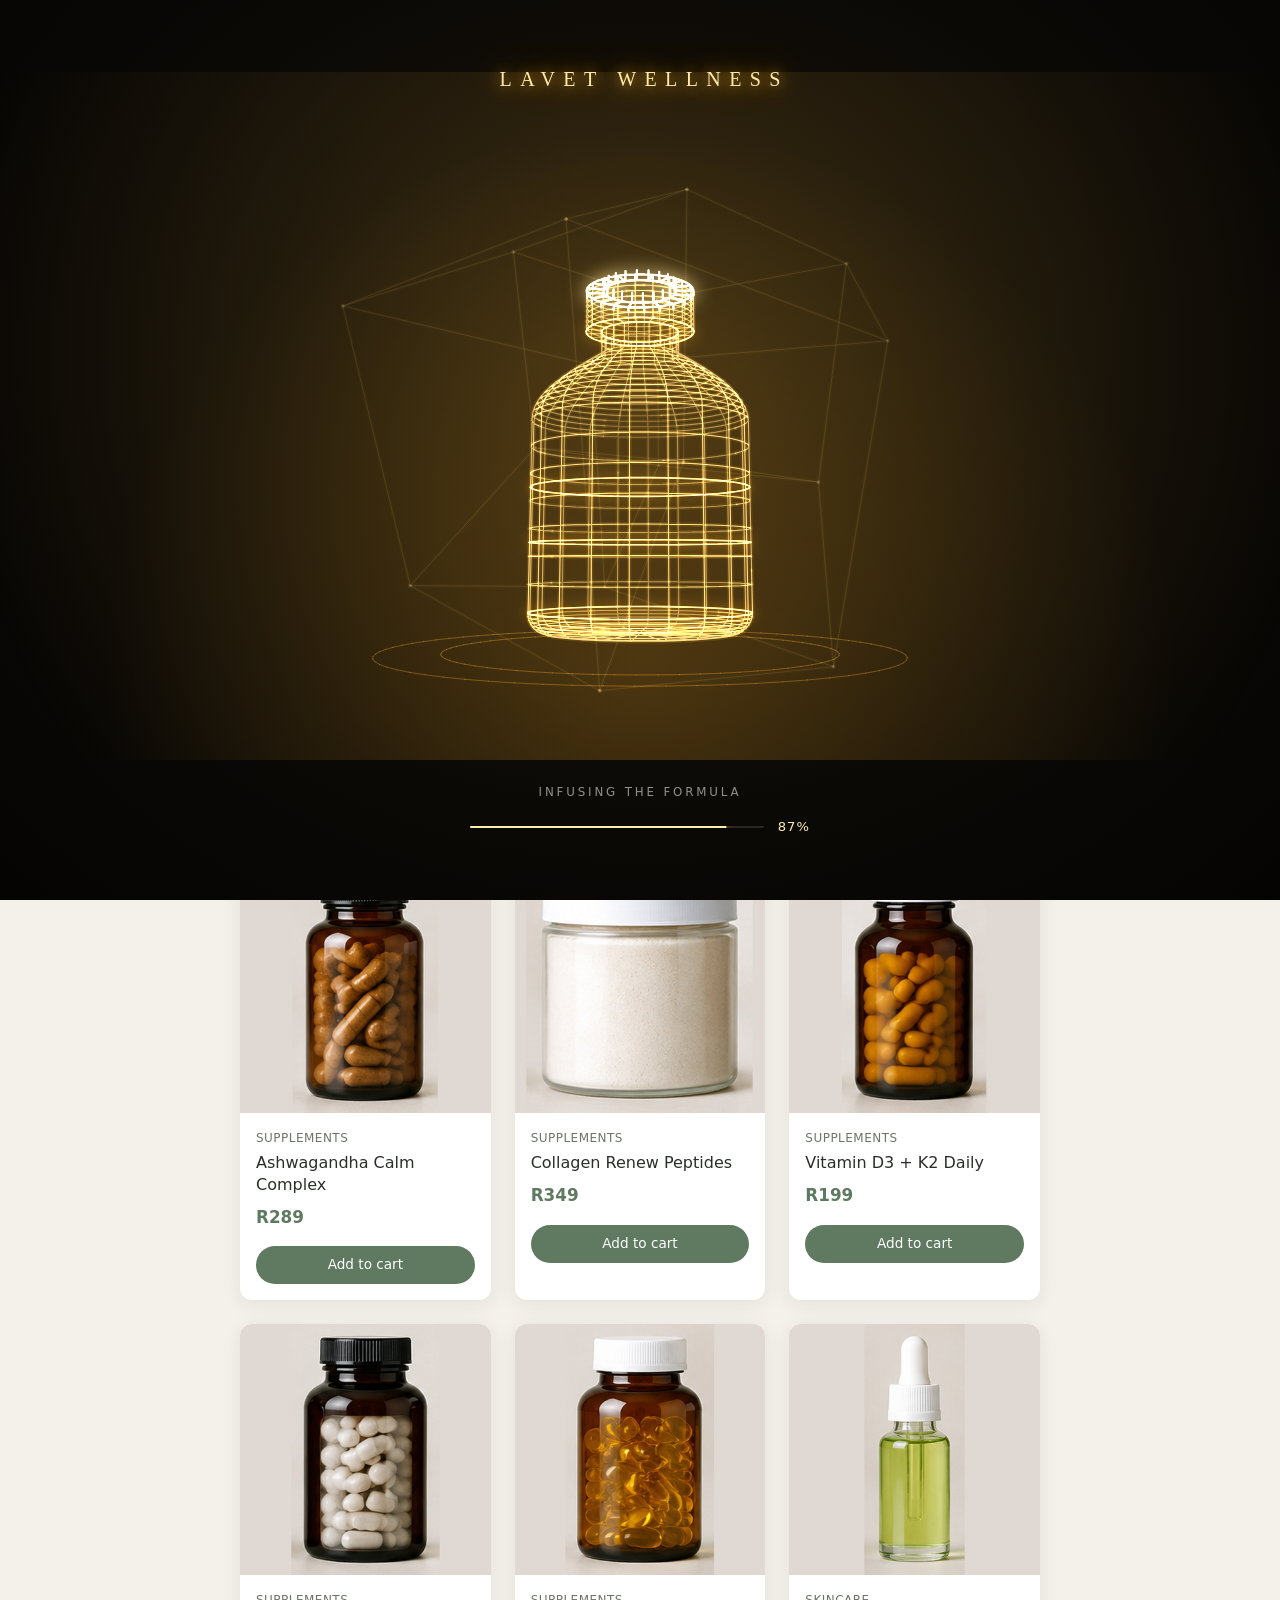
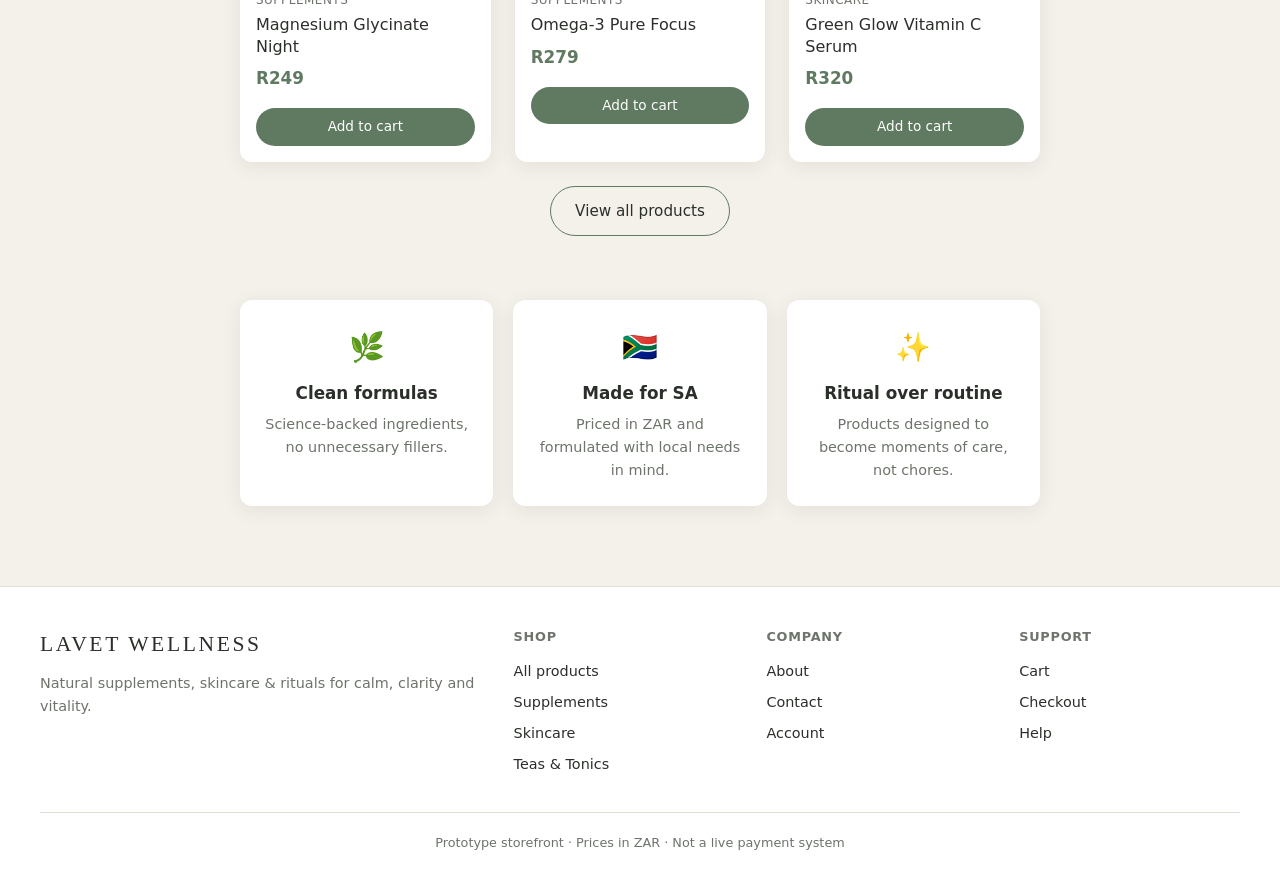
<file: index.html>
<!DOCTYPE html>
<html lang="en">
<head>
  <meta charset="utf-8">
  <meta name="viewport" content="width=device-width, initial-scale=1">
  <title>Lavet Wellness — Natural supplements, skincare & rituals</title>
  <meta name="description" content="Lavet Wellness — thoughtfully formulated supplements, skincare and rituals for calm, clarity and vitality.">
  <script>
    // Decide before first paint whether the neon loader shows (once per session; ?loader forces it)
    (function () {
      var r = document.documentElement.classList, seen = false;
      try { seen = !!sessionStorage.getItem('lavet_loader_seen'); } catch (e) {}
      if (seen && !/[?&]loader\b/.test(location.search)) r.add('skip-loader'); else r.add('is-loading');
    })();
  </script>
  <noscript><style>.neon-loader { display: none !important; } html.is-loading { overflow: auto !important; }</style></noscript>
  <link rel="stylesheet" href="css/styles.css">
</head>
<body>
  <!-- Neon loading overlay -->
  <div class="neon-loader" id="neon-loader" data-palette="gold" role="status" aria-live="polite" aria-label="Loading Lavet Wellness">
    <canvas class="neon-loader__canvas" aria-hidden="true"></canvas>
    <div class="neon-loader__ui">
      <div class="neon-loader__brand">LAVET WELLNESS</div>
      <div class="neon-loader__foot">
        <div class="neon-loader__status">Preparing your ritual</div>
        <div class="neon-loader__meter">
          <div class="neon-loader__bar"><span></span></div>
          <div class="neon-loader__pct">0%</div>
        </div>
      </div>
    </div>
  </div>

  <header class="site-header">
    <div class="header-inner">
      <a href="index.html" class="logo">LAVET WELLNESS</a>
      <nav class="nav-links">
        <a href="index.html" class="active">Home</a>
        <a href="products.html">Shop</a>
        <a href="about.html">About</a>
        <a href="contact.html">Contact</a>
        <a href="account.html">Account</a>
      </nav>
      <div class="header-actions">
        <a href="cart.html" class="icon-btn" aria-label="Cart">
          🛒
          <span id="cart-count">0</span>
        </a>
      </div>
    </div>
  </header>

  <section class="hero hero-split">
    <div class="hero-inner">
      <div class="hero-copy">
        <h1>LAVET WELLNESS</h1>
        <p>Natural supplements, skincare & rituals crafted for modern life — calm, clarity and lasting vitality.</p>
        <div class="hero-ctas">
          <a href="products.html" class="btn btn-primary">Shop the collection</a>
          <a href="about.html" class="btn btn-outline">Our story</a>
        </div>
      </div>

      <div class="neon-stage" id="neon-stage" data-palette="gold">
        <canvas id="neon-canvas" role="img" aria-label="Interactive neon wireframe of a Lavet dropper bottle inside a rotating four-dimensional hypercube. It follows your cursor."></canvas>
        <div class="neon-hud">
          <span class="neon-hint">Move your cursor · drag to spin</span>
          <div class="neon-toggle" role="group" aria-label="Neon colour">
            <button type="button" data-palette-btn="gold" aria-pressed="true"><i class="sw sw-gold"></i>Gold</button>
            <button type="button" data-palette-btn="white" aria-pressed="false"><i class="sw sw-white"></i>White</button>
          </div>
        </div>
      </div>
    </div>
  </section>

  <main class="container">
    <h2 class="section-title">Featured products</h2>
    <p class="section-sub">A curated selection of our most loved formulas.</p>
    <div class="product-grid" id="featured-grid"></div>
    <div class="text-center mt-24">
      <a href="products.html" class="btn btn-outline">View all products</a>
    </div>

    <div class="values-grid" style="margin-top: 64px;">
      <div class="value-card">
        <div class="icon">🌿</div>
        <h3>Clean formulas</h3>
        <p>Science-backed ingredients, no unnecessary fillers.</p>
      </div>
      <div class="value-card">
        <div class="icon">🇿🇦</div>
        <h3>Made for SA</h3>
        <p>Priced in ZAR and formulated with local needs in mind.</p>
      </div>
      <div class="value-card">
        <div class="icon">✨</div>
        <h3>Ritual over routine</h3>
        <p>Products designed to become moments of care, not chores.</p>
      </div>
    </div>
  </main>

  <footer class="site-footer">
    <div class="footer-inner">
      <div class="footer-brand">
        <a href="index.html" class="logo">LAVET WELLNESS</a>
        <p>Natural supplements, skincare & rituals for calm, clarity and vitality.</p>
      </div>
      <div class="footer-col">
        <h4>Shop</h4>
        <a href="products.html">All products</a>
        <a href="products.html?cat=Supplements">Supplements</a>
        <a href="products.html?cat=Skincare">Skincare</a>
        <a href="products.html?cat=Teas%20%26%20Tonics">Teas & Tonics</a>
      </div>
      <div class="footer-col">
        <h4>Company</h4>
        <a href="about.html">About</a>
        <a href="contact.html">Contact</a>
        <a href="account.html">Account</a>
      </div>
      <div class="footer-col">
        <h4>Support</h4>
        <a href="cart.html">Cart</a>
        <a href="checkout.html">Checkout</a>
        <a href="contact.html">Help</a>
      </div>
    </div>
    <div class="footer-bottom">
      Prototype storefront · Prices in ZAR · Not a live payment system
    </div>
  </footer>

  <!-- Onboarding overlay -->
  <div class="onboard-overlay" id="onboard">
    <div class="onboard-card">
      <h2>Welcome to Lavet Wellness</h2>
      <p>This is a prototype e-commerce experience for client demos. Explore the full flow — no real account or payment is required.</p>
      <ul class="onboard-steps">
        <li>Browse products and add items to your cart</li>
        <li>Review your cart and proceed to checkout</li>
        <li>Complete the demo payment flow</li>
        <li>Account pages are placeholders (no login needed)</li>
      </ul>
      <button class="btn btn-primary btn-block" id="onboard-start">Start exploring</button>
    </div>
  </div>

  <script src="js/products.js"></script>
  <script src="js/cart.js"></script>
  <script src="js/neon-product.js"></script>
  <script src="js/neon-loader.js"></script>
  <script src="js/neon-stage.js"></script>
  <script>
    // Featured products (first 6)
    const grid = document.getElementById('featured-grid');
    PRODUCTS.slice(0, 6).forEach(p => {
      grid.innerHTML += `
        <article class="product-card">
          <a href="product.html?id=${p.id}">
            <img src="images/products/${p.img}.jpg" alt="${p.name}" loading="lazy">
            <div class="info">
              <span class="cat">${p.cat}</span>
              <h3>${p.name}</h3>
              <span class="price">R${p.price}</span>
            </div>
          </a>
          <div class="actions">
            <button class="btn btn-primary btn-sm btn-block" onclick="addToCart(${p.id})">Add to cart</button>
          </div>
        </article>`;
    });

    // Onboarding
    const overlay = document.getElementById('onboard');
    if (!isOnboarded()) {
      overlay.classList.add('show');
    }
    document.getElementById('onboard-start').addEventListener('click', () => {
      setOnboarded();
      overlay.classList.remove('show');
    });
  </script>
</body>
</html>
</file>
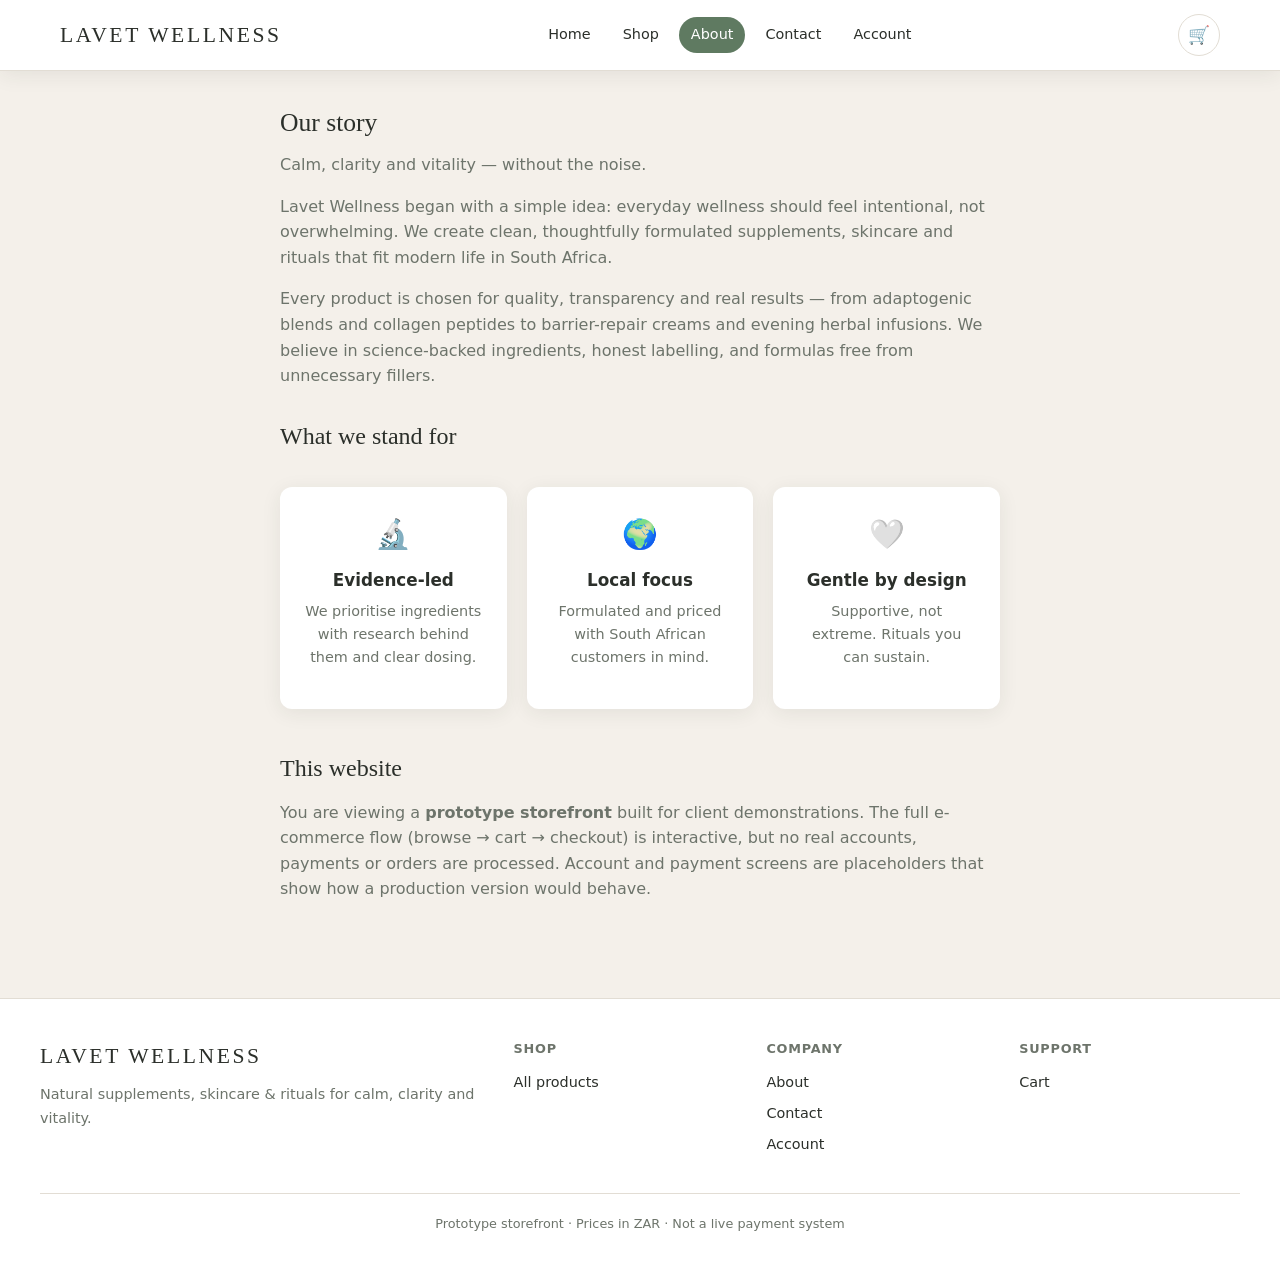
<file: about.html>
<!DOCTYPE html>
<html lang="en">
<head>
  <meta charset="utf-8">
  <meta name="viewport" content="width=device-width, initial-scale=1">
  <title>About — Lavet Wellness</title>
  <link rel="stylesheet" href="css/styles.css">
</head>
<body>
  <header class="site-header">
    <div class="header-inner">
      <a href="index.html" class="logo">LAVET WELLNESS</a>
      <nav class="nav-links">
        <a href="index.html">Home</a>
        <a href="products.html">Shop</a>
        <a href="about.html" class="active">About</a>
        <a href="contact.html">Contact</a>
        <a href="account.html">Account</a>
      </nav>
      <div class="header-actions">
        <a href="cart.html" class="icon-btn" aria-label="Cart">
          🛒
          <span id="cart-count">0</span>
        </a>
      </div>
    </div>
  </header>

  <main class="container">
    <div class="content-block">
      <h1 class="section-title">Our story</h1>
      <p class="section-sub">Calm, clarity and vitality — without the noise.</p>

      <p>
        Lavet Wellness began with a simple idea: everyday wellness should feel intentional, not overwhelming.
        We create clean, thoughtfully formulated supplements, skincare and rituals that fit modern life in South Africa.
      </p>
      <p>
        Every product is chosen for quality, transparency and real results — from adaptogenic blends and collagen peptides
        to barrier-repair creams and evening herbal infusions. We believe in science-backed ingredients, honest labelling,
        and formulas free from unnecessary fillers.
      </p>

      <h2>What we stand for</h2>
      <div class="values-grid">
        <div class="value-card">
          <div class="icon">🔬</div>
          <h3>Evidence-led</h3>
          <p>We prioritise ingredients with research behind them and clear dosing.</p>
        </div>
        <div class="value-card">
          <div class="icon">🌍</div>
          <h3>Local focus</h3>
          <p>Formulated and priced with South African customers in mind.</p>
        </div>
        <div class="value-card">
          <div class="icon">🤍</div>
          <h3>Gentle by design</h3>
          <p>Supportive, not extreme. Rituals you can sustain.</p>
        </div>
      </div>

      <h2 style="margin-top:40px">This website</h2>
      <p>
        You are viewing a <strong>prototype storefront</strong> built for client demonstrations.
        The full e-commerce flow (browse → cart → checkout) is interactive, but no real accounts,
        payments or orders are processed. Account and payment screens are placeholders that show
        how a production version would behave.
      </p>
    </div>
  </main>

  <footer class="site-footer">
    <div class="footer-inner">
      <div class="footer-brand">
        <a href="index.html" class="logo">LAVET WELLNESS</a>
        <p>Natural supplements, skincare & rituals for calm, clarity and vitality.</p>
      </div>
      <div class="footer-col">
        <h4>Shop</h4>
        <a href="products.html">All products</a>
      </div>
      <div class="footer-col">
        <h4>Company</h4>
        <a href="about.html">About</a>
        <a href="contact.html">Contact</a>
        <a href="account.html">Account</a>
      </div>
      <div class="footer-col">
        <h4>Support</h4>
        <a href="cart.html">Cart</a>
      </div>
    </div>
    <div class="footer-bottom">Prototype storefront · Prices in ZAR · Not a live payment system</div>
  </footer>

  <script src="js/products.js"></script>
  <script src="js/cart.js"></script>
</body>
</html>
</file>
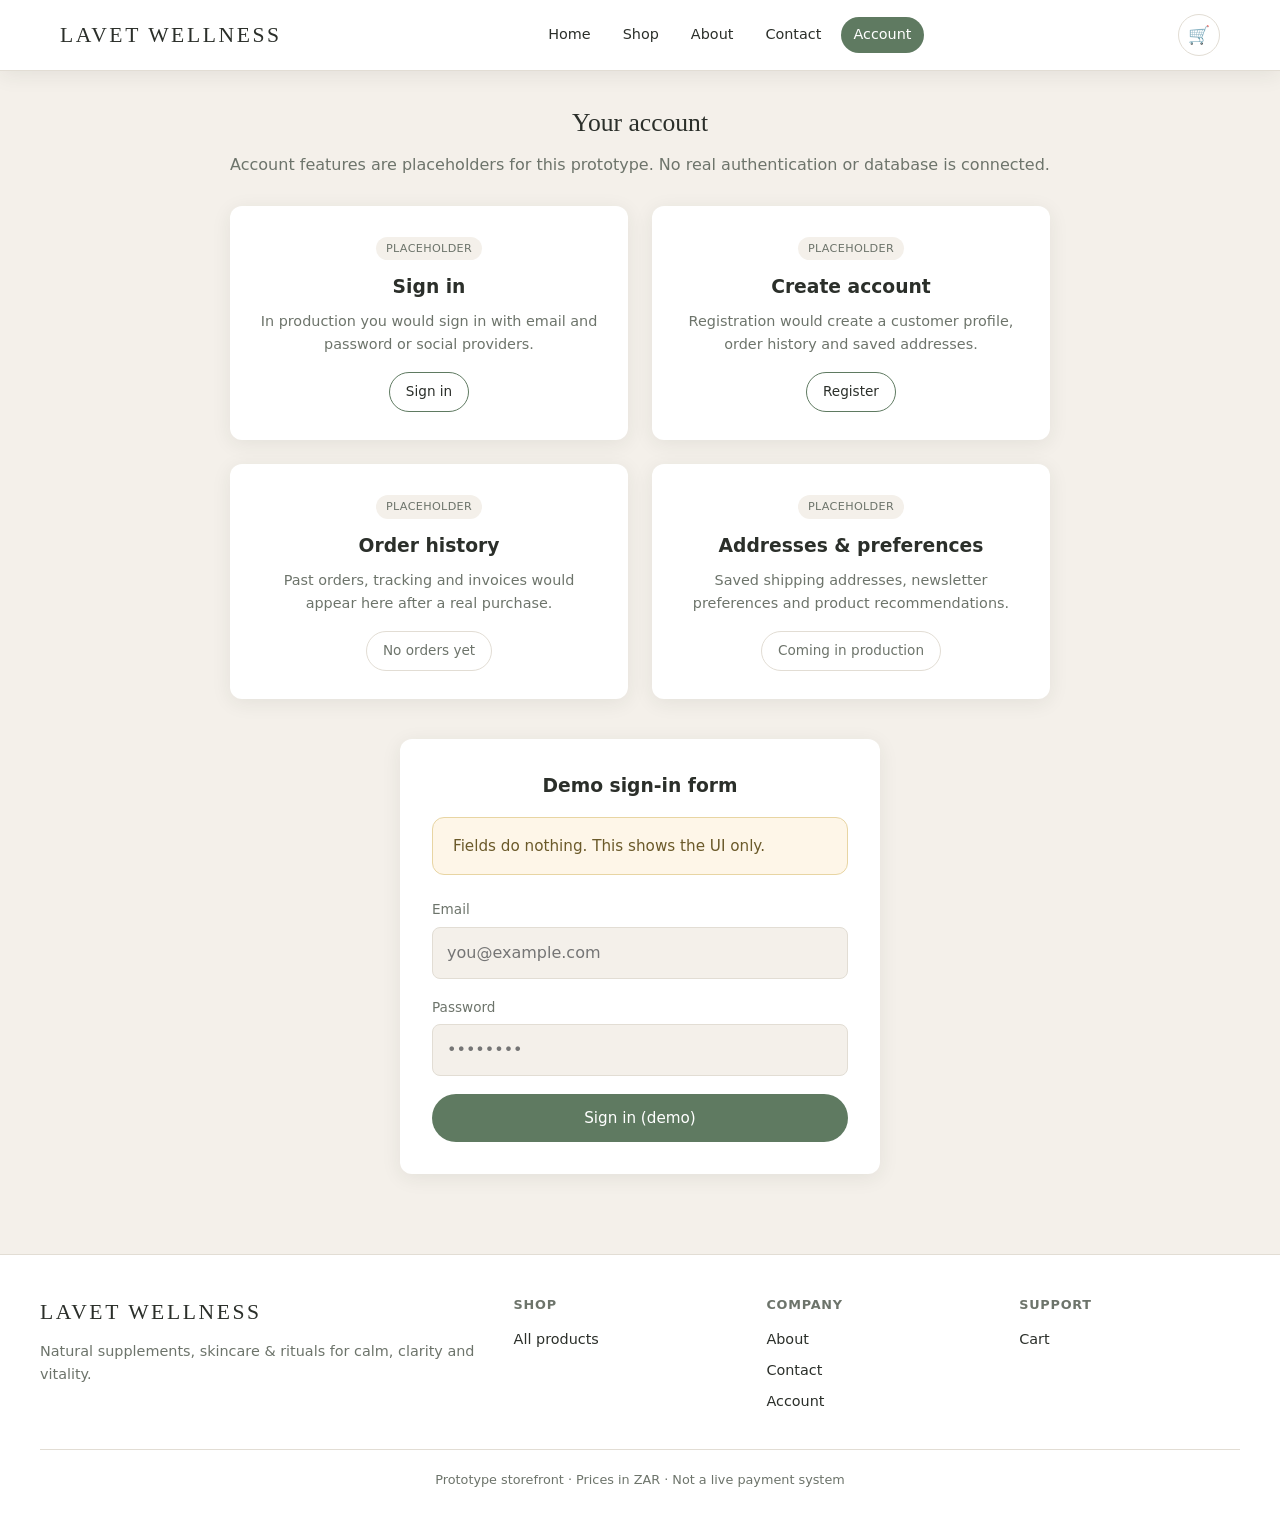
<file: account.html>
<!DOCTYPE html>
<html lang="en">
<head>
  <meta charset="utf-8">
  <meta name="viewport" content="width=device-width, initial-scale=1">
  <title>Account — Lavet Wellness</title>
  <link rel="stylesheet" href="css/styles.css">
</head>
<body>
  <header class="site-header">
    <div class="header-inner">
      <a href="index.html" class="logo">LAVET WELLNESS</a>
      <nav class="nav-links">
        <a href="index.html">Home</a>
        <a href="products.html">Shop</a>
        <a href="about.html">About</a>
        <a href="contact.html">Contact</a>
        <a href="account.html" class="active">Account</a>
      </nav>
      <div class="header-actions">
        <a href="cart.html" class="icon-btn" aria-label="Cart">
          🛒
          <span id="cart-count">0</span>
        </a>
      </div>
    </div>
  </header>

  <main class="container">
    <h1 class="section-title text-center">Your account</h1>
    <p class="section-sub text-center">
      Account features are placeholders for this prototype. No real authentication or database is connected.
    </p>

    <div class="account-grid">
      <div class="account-card">
        <span class="badge-proto">PLACEHOLDER</span>
        <h3>Sign in</h3>
        <p>In production you would sign in with email and password or social providers.</p>
        <button class="btn btn-outline btn-sm" onclick="showToast('Sign-in is a placeholder in this prototype')">Sign in</button>
      </div>
      <div class="account-card">
        <span class="badge-proto">PLACEHOLDER</span>
        <h3>Create account</h3>
        <p>Registration would create a customer profile, order history and saved addresses.</p>
        <button class="btn btn-outline btn-sm" onclick="showToast('Registration is a placeholder in this prototype')">Register</button>
      </div>
      <div class="account-card">
        <span class="badge-proto">PLACEHOLDER</span>
        <h3>Order history</h3>
        <p>Past orders, tracking and invoices would appear here after a real purchase.</p>
        <button class="btn btn-ghost btn-sm" disabled>No orders yet</button>
      </div>
      <div class="account-card">
        <span class="badge-proto">PLACEHOLDER</span>
        <h3>Addresses & preferences</h3>
        <p>Saved shipping addresses, newsletter preferences and product recommendations.</p>
        <button class="btn btn-ghost btn-sm" disabled>Coming in production</button>
      </div>
    </div>

    <div class="form-card" style="margin-top:40px">
      <h3 style="margin-bottom:16px; text-align:center">Demo sign-in form</h3>
      <div class="proto-notice">
        Fields do nothing. This shows the UI only.
      </div>
      <form onsubmit="return fakeLogin(event)">
        <div class="form-group">
          <label>Email</label>
          <input type="email" placeholder="you@example.com">
        </div>
        <div class="form-group">
          <label>Password</label>
          <input type="password" placeholder="••••••••">
        </div>
        <button type="submit" class="btn btn-primary btn-block">Sign in (demo)</button>
      </form>
    </div>
  </main>

  <footer class="site-footer">
    <div class="footer-inner">
      <div class="footer-brand">
        <a href="index.html" class="logo">LAVET WELLNESS</a>
        <p>Natural supplements, skincare & rituals for calm, clarity and vitality.</p>
      </div>
      <div class="footer-col">
        <h4>Shop</h4>
        <a href="products.html">All products</a>
      </div>
      <div class="footer-col">
        <h4>Company</h4>
        <a href="about.html">About</a>
        <a href="contact.html">Contact</a>
        <a href="account.html">Account</a>
      </div>
      <div class="footer-col">
        <h4>Support</h4>
        <a href="cart.html">Cart</a>
      </div>
    </div>
    <div class="footer-bottom">Prototype storefront · Prices in ZAR · Not a live payment system</div>
  </footer>

  <script src="js/products.js"></script>
  <script src="js/cart.js"></script>
  <script>
    function fakeLogin(e) {
      e.preventDefault();
      showToast('Demo only — no account was created or signed in');
      return false;
    }
  </script>
</body>
</html>
</file>
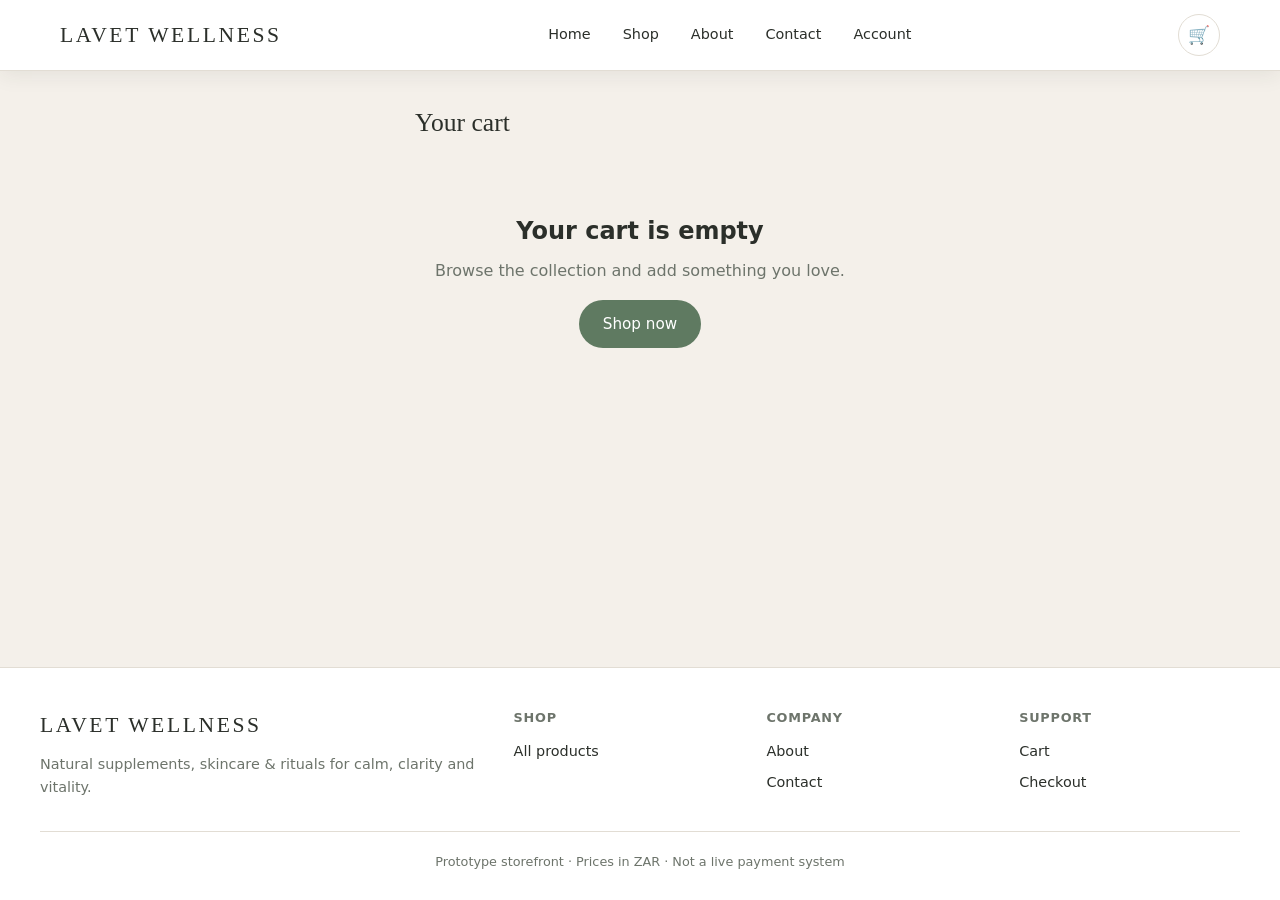
<file: cart.html>
<!DOCTYPE html>
<html lang="en">
<head>
  <meta charset="utf-8">
  <meta name="viewport" content="width=device-width, initial-scale=1">
  <title>Cart — Lavet Wellness</title>
  <link rel="stylesheet" href="css/styles.css">
</head>
<body>
  <header class="site-header">
    <div class="header-inner">
      <a href="index.html" class="logo">LAVET WELLNESS</a>
      <nav class="nav-links">
        <a href="index.html">Home</a>
        <a href="products.html">Shop</a>
        <a href="about.html">About</a>
        <a href="contact.html">Contact</a>
        <a href="account.html">Account</a>
      </nav>
      <div class="header-actions">
        <a href="cart.html" class="icon-btn" aria-label="Cart">
          🛒
          <span id="cart-count">0</span>
        </a>
      </div>
    </div>
  </header>

  <main class="container">
    <h1 class="section-title">Your cart</h1>
    <div id="cart-content"></div>
  </main>

  <footer class="site-footer">
    <div class="footer-inner">
      <div class="footer-brand">
        <a href="index.html" class="logo">LAVET WELLNESS</a>
        <p>Natural supplements, skincare & rituals for calm, clarity and vitality.</p>
      </div>
      <div class="footer-col">
        <h4>Shop</h4>
        <a href="products.html">All products</a>
      </div>
      <div class="footer-col">
        <h4>Company</h4>
        <a href="about.html">About</a>
        <a href="contact.html">Contact</a>
      </div>
      <div class="footer-col">
        <h4>Support</h4>
        <a href="cart.html">Cart</a>
        <a href="checkout.html">Checkout</a>
      </div>
    </div>
    <div class="footer-bottom">Prototype storefront · Prices in ZAR · Not a live payment system</div>
  </footer>

  <script src="js/products.js"></script>
  <script src="js/cart.js"></script>
  <script>
    function renderCart() {
      const cart = getCart();
      const el = document.getElementById('cart-content');

      if (cart.length === 0) {
        el.innerHTML = `
          <div class="empty-state">
            <h2>Your cart is empty</h2>
            <p>Browse the collection and add something you love.</p>
            <a href="products.html" class="btn btn-primary" style="margin-top:16px">Shop now</a>
          </div>`;
        return;
      }

      let rows = '';
      cart.forEach(item => {
        const p = PRODUCTS.find(pr => pr.id === item.id);
        if (!p) return;
        const line = p.price * item.qty;
        rows += `
          <tr>
            <td>
              <div class="cart-item-info">
                <img src="images/products/${p.img}.jpg" alt="${p.name}">
                <div>
                  <strong>${p.name}</strong><br>
                  <small style="color:var(--mute)">${p.cat}</small>
                </div>
              </div>
            </td>
            <td>R${p.price}</td>
            <td>
              <div class="qty-control">
                <button type="button" onclick="setQty(${p.id}, ${item.qty - 1})">−</button>
                <input type="number" value="${item.qty}" min="1" readonly>
                <button type="button" onclick="setQty(${p.id}, ${item.qty + 1})">+</button>
              </div>
            </td>
            <td>R${line}</td>
            <td><button class="btn btn-ghost btn-sm" onclick="removeItem(${p.id})">Remove</button></td>
          </tr>`;
      });

      el.innerHTML = `
        <div style="overflow-x:auto">
          <table class="cart-table">
            <thead>
              <tr>
                <th>Product</th>
                <th>Price</th>
                <th>Qty</th>
                <th>Total</th>
                <th></th>
              </tr>
            </thead>
            <tbody>${rows}</tbody>
          </table>
        </div>
        <div class="cart-summary">
          <div class="row"><span>Subtotal</span><span>R${getCartTotal()}</span></div>
          <div class="row"><span>Shipping</span><span>Calculated at checkout</span></div>
          <div class="row total"><span>Total</span><span>R${getCartTotal()}</span></div>
          <a href="checkout.html" class="btn btn-primary btn-block" style="margin-top:16px">Proceed to checkout</a>
          <a href="products.html" class="btn btn-ghost btn-block" style="margin-top:8px">Continue shopping</a>
        </div>`;
    }

    function setQty(id, qty) {
      if (qty < 1) {
        removeFromCart(id);
      } else {
        updateQty(id, qty);
      }
      renderCart();
    }
    function removeItem(id) {
      removeFromCart(id);
      renderCart();
    }

    renderCart();
  </script>
</body>
</html>
</file>
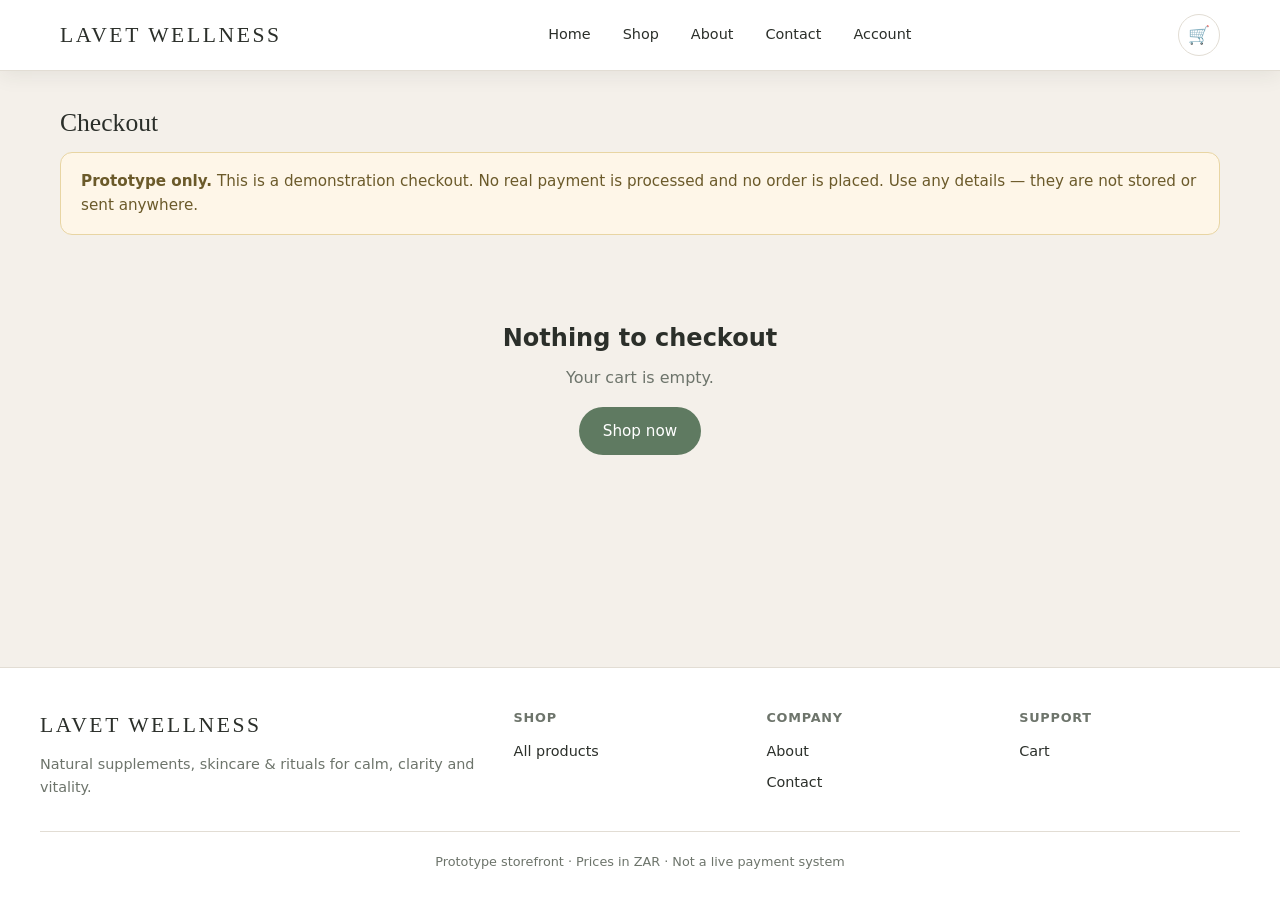
<file: checkout.html>
<!DOCTYPE html>
<html lang="en">
<head>
  <meta charset="utf-8">
  <meta name="viewport" content="width=device-width, initial-scale=1">
  <title>Checkout — Lavet Wellness</title>
  <link rel="stylesheet" href="css/styles.css">
</head>
<body>
  <header class="site-header">
    <div class="header-inner">
      <a href="index.html" class="logo">LAVET WELLNESS</a>
      <nav class="nav-links">
        <a href="index.html">Home</a>
        <a href="products.html">Shop</a>
        <a href="about.html">About</a>
        <a href="contact.html">Contact</a>
        <a href="account.html">Account</a>
      </nav>
      <div class="header-actions">
        <a href="cart.html" class="icon-btn" aria-label="Cart">
          🛒
          <span id="cart-count">0</span>
        </a>
      </div>
    </div>
  </header>

  <main class="container">
    <h1 class="section-title">Checkout</h1>

    <div class="proto-notice">
      <strong>Prototype only.</strong> This is a demonstration checkout. No real payment is processed and no order is placed. Use any details — they are not stored or sent anywhere.
    </div>

    <div id="checkout-content"></div>
  </main>

  <footer class="site-footer">
    <div class="footer-inner">
      <div class="footer-brand">
        <a href="index.html" class="logo">LAVET WELLNESS</a>
        <p>Natural supplements, skincare & rituals for calm, clarity and vitality.</p>
      </div>
      <div class="footer-col">
        <h4>Shop</h4>
        <a href="products.html">All products</a>
      </div>
      <div class="footer-col">
        <h4>Company</h4>
        <a href="about.html">About</a>
        <a href="contact.html">Contact</a>
      </div>
      <div class="footer-col">
        <h4>Support</h4>
        <a href="cart.html">Cart</a>
      </div>
    </div>
    <div class="footer-bottom">Prototype storefront · Prices in ZAR · Not a live payment system</div>
  </footer>

  <script src="js/products.js"></script>
  <script src="js/cart.js"></script>
  <script>
    function render() {
      const cart = getCart();
      const el = document.getElementById('checkout-content');

      if (cart.length === 0) {
        el.innerHTML = `
          <div class="empty-state">
            <h2>Nothing to checkout</h2>
            <p>Your cart is empty.</p>
            <a href="products.html" class="btn btn-primary" style="margin-top:16px">Shop now</a>
          </div>`;
        return;
      }

      el.innerHTML = `
        <div style="display:grid; grid-template-columns: 1fr 340px; gap:32px; align-items:start;">
          <div class="form-card" style="max-width:none">
            <h2 style="margin-bottom:20px; font-family:var(--serif); font-weight:400">Shipping & payment</h2>
            <form id="checkout-form" onsubmit="return placeOrder(event)">
              <div class="form-group">
                <label>Full name</label>
                <input type="text" name="name" placeholder="Jane Doe" required>
              </div>
              <div class="form-group">
                <label>Email</label>
                <input type="email" name="email" placeholder="you@example.com" required>
              </div>
              <div class="form-group">
                <label>Phone</label>
                <input type="tel" name="phone" placeholder="+27 82 000 0000">
              </div>
              <div class="form-group">
                <label>Delivery address</label>
                <textarea name="address" placeholder="Street, suburb, city, postal code" required></textarea>
              </div>
              <div class="form-group">
                <label>Payment method (demo)</label>
                <select name="payment">
                  <option>Card (demo)</option>
                  <option>EFT (demo)</option>
                  <option>Instant EFT (demo)</option>
                </select>
              </div>
              <div class="form-group">
                <label>Card number (demo — any digits)</label>
                <input type="text" name="card" placeholder="4242 4242 4242 4242" maxlength="19">
              </div>
              <button type="submit" class="btn btn-primary btn-block">Complete demo order — R${getCartTotal()}</button>
            </form>
          </div>
          <div class="cart-summary" style="margin:0">
            <h3 style="margin-bottom:16px">Order summary</h3>
            ${cart.map(item => {
              const p = PRODUCTS.find(pr => pr.id === item.id);
              if (!p) return '';
              return `<div class="row"><span>${p.name} × ${item.qty}</span><span>R${p.price * item.qty}</span></div>`;
            }).join('')}
            <div class="row total"><span>Total</span><span>R${getCartTotal()}</span></div>
          </div>
        </div>
        <style>
          @media (max-width: 800px) {
            #checkout-content > div { grid-template-columns: 1fr !important; }
          }
        </style>
      `;
    }

    function placeOrder(e) {
      e.preventDefault();
      clearCart();
      window.location.href = 'order-complete.html';
      return false;
    }

    render();
  </script>
</body>
</html>
</file>
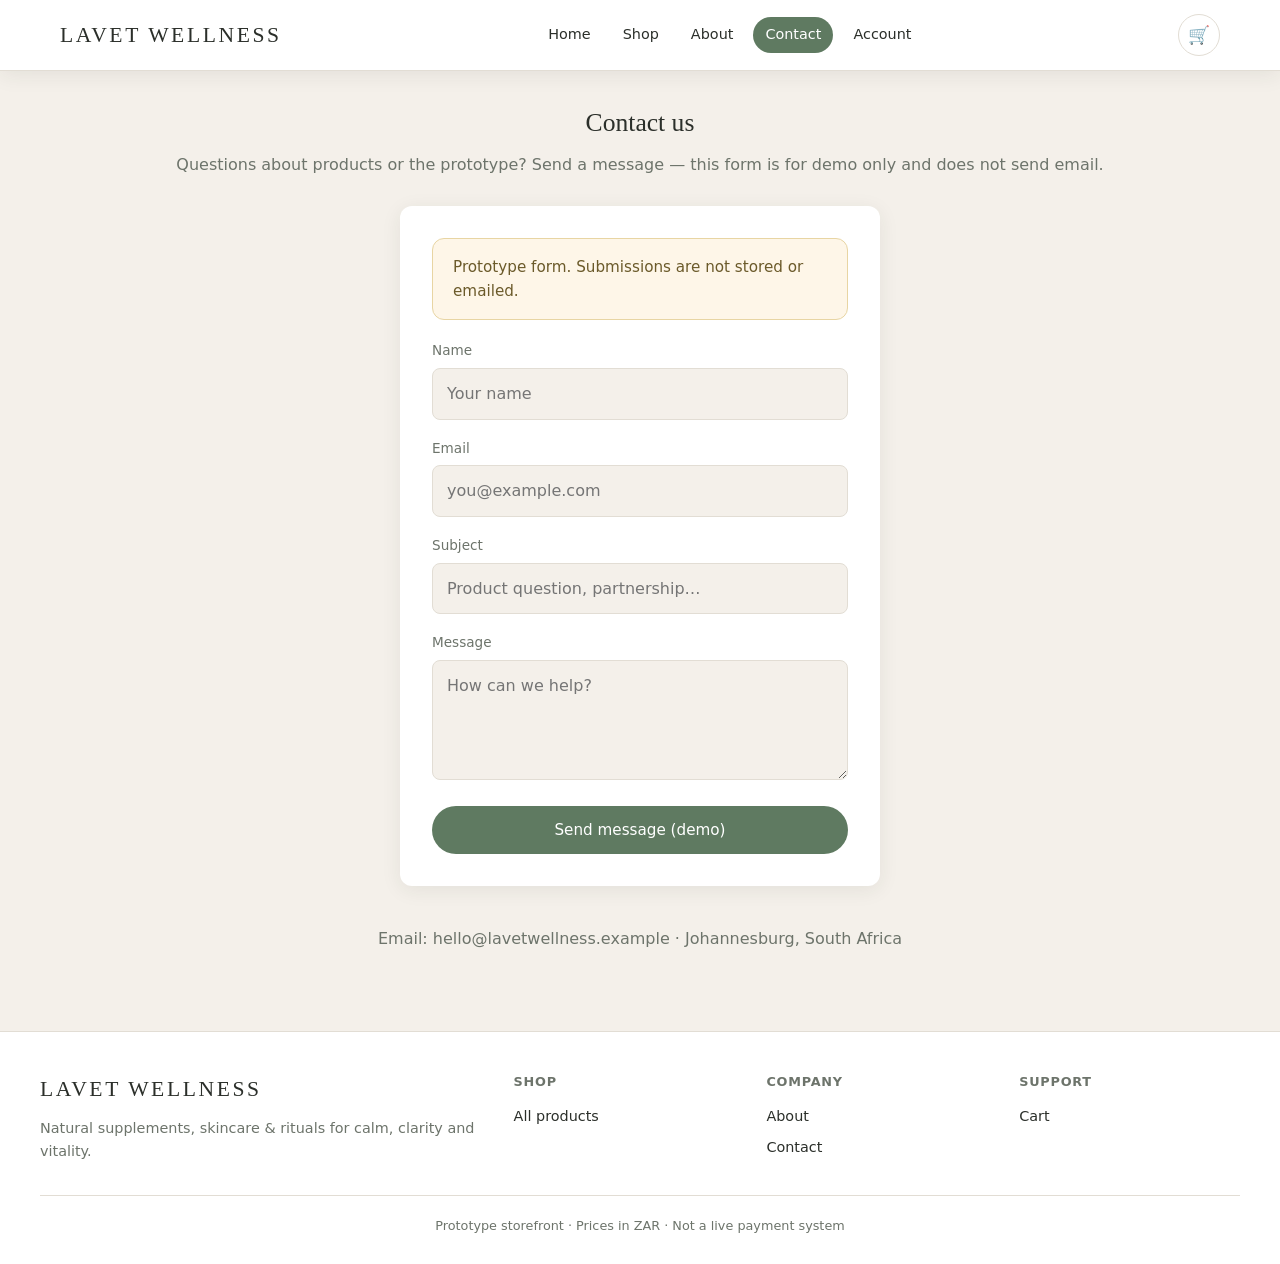
<file: contact.html>
<!DOCTYPE html>
<html lang="en">
<head>
  <meta charset="utf-8">
  <meta name="viewport" content="width=device-width, initial-scale=1">
  <title>Contact — Lavet Wellness</title>
  <link rel="stylesheet" href="css/styles.css">
</head>
<body>
  <header class="site-header">
    <div class="header-inner">
      <a href="index.html" class="logo">LAVET WELLNESS</a>
      <nav class="nav-links">
        <a href="index.html">Home</a>
        <a href="products.html">Shop</a>
        <a href="about.html">About</a>
        <a href="contact.html" class="active">Contact</a>
        <a href="account.html">Account</a>
      </nav>
      <div class="header-actions">
        <a href="cart.html" class="icon-btn" aria-label="Cart">
          🛒
          <span id="cart-count">0</span>
        </a>
      </div>
    </div>
  </header>

  <main class="container">
    <h1 class="section-title text-center">Contact us</h1>
    <p class="section-sub text-center">Questions about products or the prototype? Send a message — this form is for demo only and does not send email.</p>

    <div class="form-card">
      <div class="proto-notice" style="margin-bottom:20px">
        Prototype form. Submissions are not stored or emailed.
      </div>
      <form id="contact-form" onsubmit="return handleContact(event)">
        <div class="form-group">
          <label>Name</label>
          <input type="text" name="name" required placeholder="Your name">
        </div>
        <div class="form-group">
          <label>Email</label>
          <input type="email" name="email" required placeholder="you@example.com">
        </div>
        <div class="form-group">
          <label>Subject</label>
          <input type="text" name="subject" placeholder="Product question, partnership…">
        </div>
        <div class="form-group">
          <label>Message</label>
          <textarea name="message" required placeholder="How can we help?"></textarea>
        </div>
        <button type="submit" class="btn btn-primary btn-block">Send message (demo)</button>
      </form>
      <div id="contact-success" style="display:none; text-align:center; padding:20px 0">
        <p style="color:var(--success); font-weight:500">Message received (demo only).</p>
        <p style="color:var(--mute); font-size:0.9rem">In production this would email the team.</p>
      </div>
    </div>

    <div class="text-center" style="margin-top:40px; color:var(--mute)">
      <p>Email: hello@lavetwellness.example · Johannesburg, South Africa</p>
    </div>
  </main>

  <footer class="site-footer">
    <div class="footer-inner">
      <div class="footer-brand">
        <a href="index.html" class="logo">LAVET WELLNESS</a>
        <p>Natural supplements, skincare & rituals for calm, clarity and vitality.</p>
      </div>
      <div class="footer-col">
        <h4>Shop</h4>
        <a href="products.html">All products</a>
      </div>
      <div class="footer-col">
        <h4>Company</h4>
        <a href="about.html">About</a>
        <a href="contact.html">Contact</a>
      </div>
      <div class="footer-col">
        <h4>Support</h4>
        <a href="cart.html">Cart</a>
      </div>
    </div>
    <div class="footer-bottom">Prototype storefront · Prices in ZAR · Not a live payment system</div>
  </footer>

  <script src="js/products.js"></script>
  <script src="js/cart.js"></script>
  <script>
    function handleContact(e) {
      e.preventDefault();
      document.getElementById('contact-form').style.display = 'none';
      document.getElementById('contact-success').style.display = 'block';
      return false;
    }
  </script>
</body>
</html>
</file>
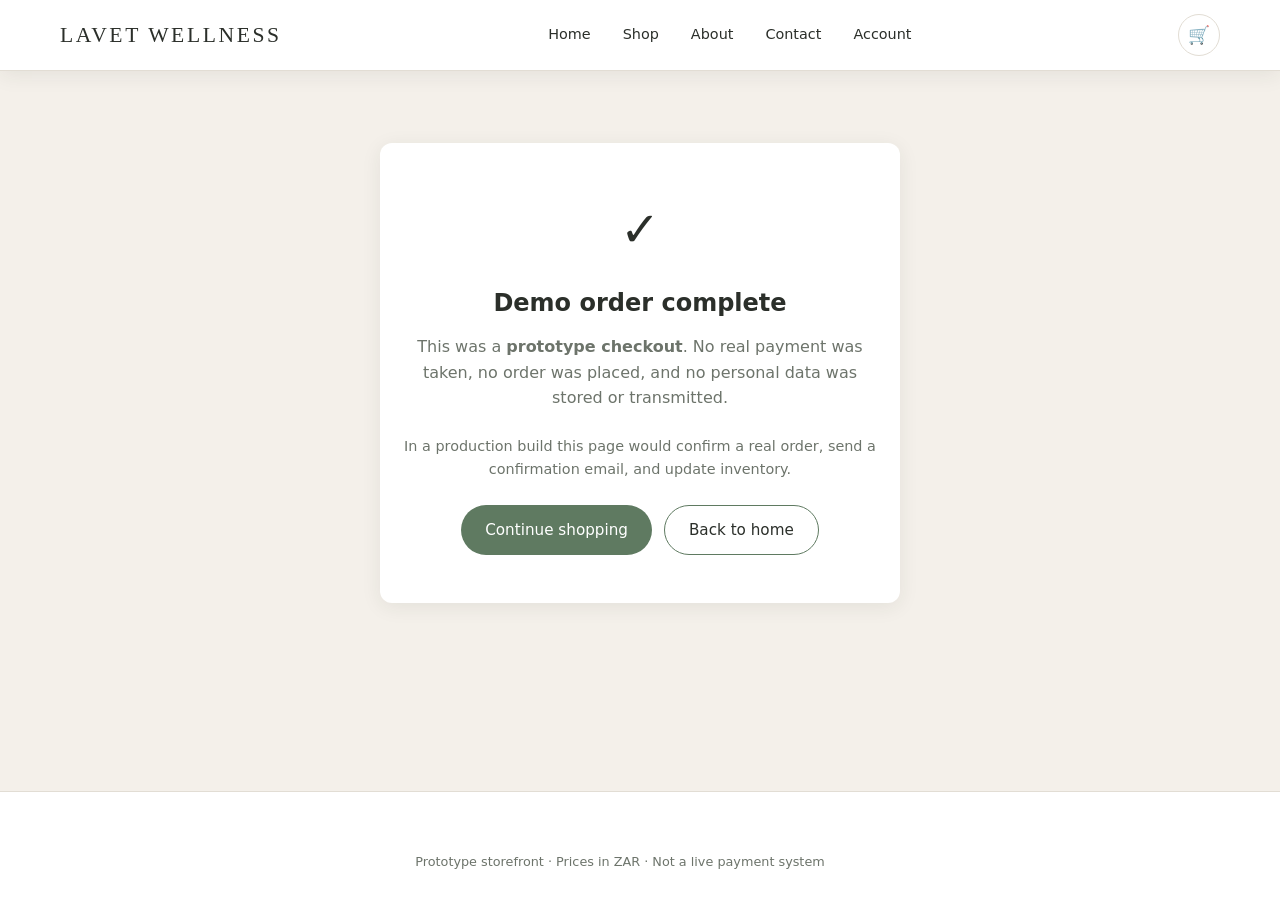
<file: order-complete.html>
<!DOCTYPE html>
<html lang="en">
<head>
  <meta charset="utf-8">
  <meta name="viewport" content="width=device-width, initial-scale=1">
  <title>Order complete — Lavet Wellness</title>
  <link rel="stylesheet" href="css/styles.css">
</head>
<body>
  <header class="site-header">
    <div class="header-inner">
      <a href="index.html" class="logo">LAVET WELLNESS</a>
      <nav class="nav-links">
        <a href="index.html">Home</a>
        <a href="products.html">Shop</a>
        <a href="about.html">About</a>
        <a href="contact.html">Contact</a>
        <a href="account.html">Account</a>
      </nav>
      <div class="header-actions">
        <a href="cart.html" class="icon-btn" aria-label="Cart">
          🛒
          <span id="cart-count">0</span>
        </a>
      </div>
    </div>
  </header>

  <main class="container">
    <div class="success-box">
      <div class="icon">✓</div>
      <h2>Demo order complete</h2>
      <p>
        This was a <strong>prototype checkout</strong>. No real payment was taken, no order was placed, and no personal data was stored or transmitted.
      </p>
      <p style="font-size:0.9rem; color:var(--mute)">
        In a production build this page would confirm a real order, send a confirmation email, and update inventory.
      </p>
      <div style="display:flex; gap:12px; justify-content:center; flex-wrap:wrap; margin-top:24px">
        <a href="products.html" class="btn btn-primary">Continue shopping</a>
        <a href="index.html" class="btn btn-outline">Back to home</a>
      </div>
    </div>
  </main>

  <footer class="site-footer">
    <div class="footer-bottom" style="border:none; margin:0">
      Prototype storefront · Prices in ZAR · Not a live payment system
    </div>
  </footer>

  <script src="js/products.js"></script>
  <script src="js/cart.js"></script>
</body>
</html>
</file>
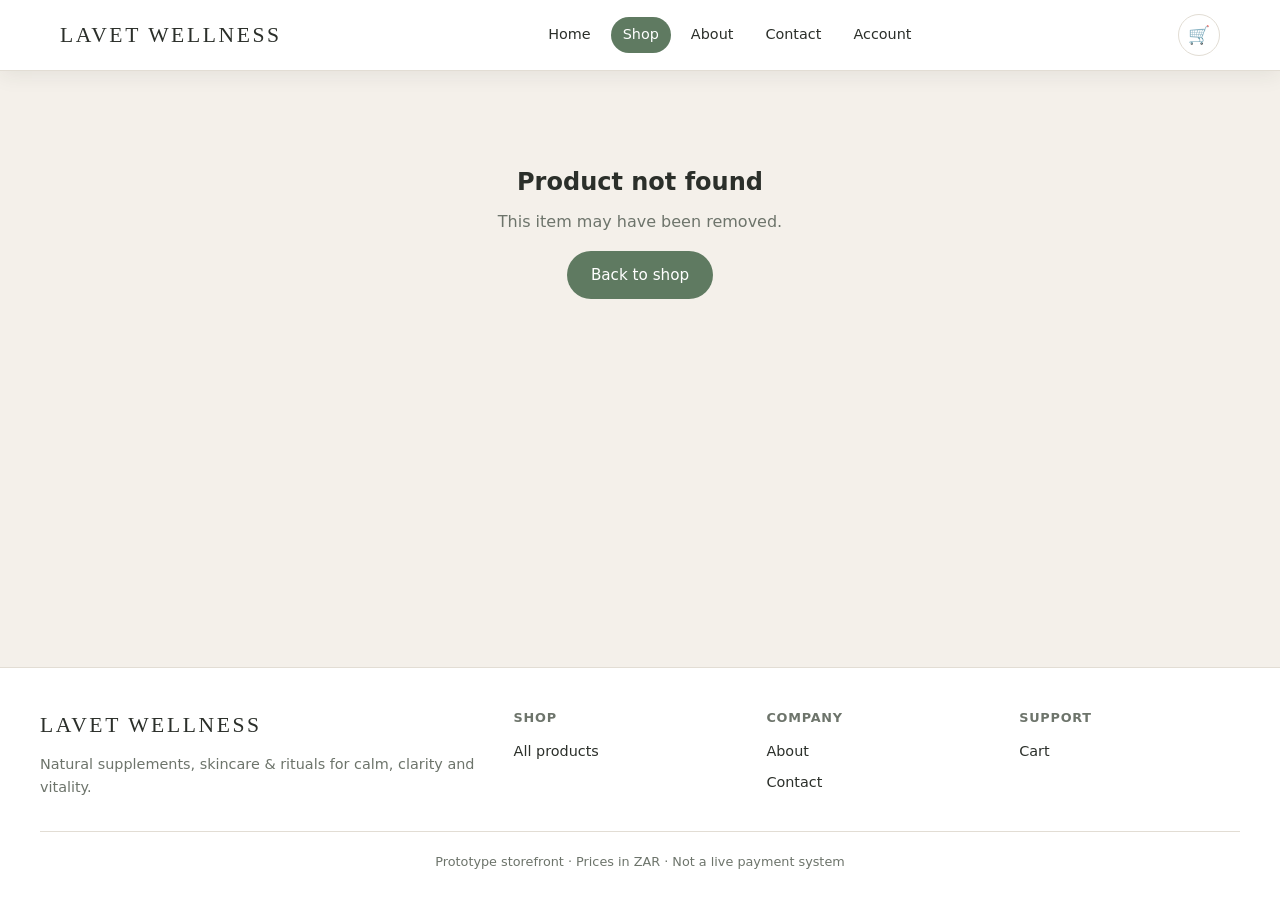
<file: product.html>
<!DOCTYPE html>
<html lang="en">
<head>
  <meta charset="utf-8">
  <meta name="viewport" content="width=device-width, initial-scale=1">
  <title>Product — Lavet Wellness</title>
  <link rel="stylesheet" href="css/styles.css">
</head>
<body>
  <header class="site-header">
    <div class="header-inner">
      <a href="index.html" class="logo">LAVET WELLNESS</a>
      <nav class="nav-links">
        <a href="index.html">Home</a>
        <a href="products.html" class="active">Shop</a>
        <a href="about.html">About</a>
        <a href="contact.html">Contact</a>
        <a href="account.html">Account</a>
      </nav>
      <div class="header-actions">
        <a href="cart.html" class="icon-btn" aria-label="Cart">
          🛒
          <span id="cart-count">0</span>
        </a>
      </div>
    </div>
  </header>

  <main class="container">
    <div id="detail"></div>
  </main>

  <footer class="site-footer">
    <div class="footer-inner">
      <div class="footer-brand">
        <a href="index.html" class="logo">LAVET WELLNESS</a>
        <p>Natural supplements, skincare & rituals for calm, clarity and vitality.</p>
      </div>
      <div class="footer-col">
        <h4>Shop</h4>
        <a href="products.html">All products</a>
      </div>
      <div class="footer-col">
        <h4>Company</h4>
        <a href="about.html">About</a>
        <a href="contact.html">Contact</a>
      </div>
      <div class="footer-col">
        <h4>Support</h4>
        <a href="cart.html">Cart</a>
      </div>
    </div>
    <div class="footer-bottom">Prototype storefront · Prices in ZAR · Not a live payment system</div>
  </footer>

  <script src="js/products.js"></script>
  <script src="js/cart.js"></script>
  <script>
    const id = parseInt(new URLSearchParams(location.search).get('id'), 10);
    const p = PRODUCTS.find(pr => pr.id === id);
    const el = document.getElementById('detail');

    if (!p) {
      el.innerHTML = `
        <div class="empty-state">
          <h2>Product not found</h2>
          <p>This item may have been removed.</p>
          <a href="products.html" class="btn btn-primary" style="margin-top:16px">Back to shop</a>
        </div>`;
    } else {
      document.title = p.name + ' — Lavet Wellness';
      el.innerHTML = `
        <div class="product-detail">
          <img src="images/products/${p.img}.jpg" alt="${p.name}">
          <div>
            <p class="meta">${p.cat} · ${p.unit}</p>
            <h1>${p.name}</h1>
            <p class="price-lg">R${p.price}</p>
            <p class="desc">${p.desc}</p>
            <div class="qty-row">
              <label for="qty">Quantity</label>
              <div class="qty-control">
                <button type="button" onclick="changeQty(-1)">−</button>
                <input type="number" id="qty" value="1" min="1" max="20" readonly>
                <button type="button" onclick="changeQty(1)">+</button>
              </div>
            </div>
            <button class="btn btn-primary" style="margin-right:10px" onclick="addToCart(${p.id}, getQty())">Add to cart</button>
            <a href="products.html" class="btn btn-ghost">Continue shopping</a>
          </div>
        </div>`;
    }

    function getQty() {
      return parseInt(document.getElementById('qty').value, 10) || 1;
    }
    function changeQty(delta) {
      const input = document.getElementById('qty');
      let v = parseInt(input.value, 10) || 1;
      v = Math.max(1, Math.min(20, v + delta));
      input.value = v;
    }
  </script>
</body>
</html>
</file>
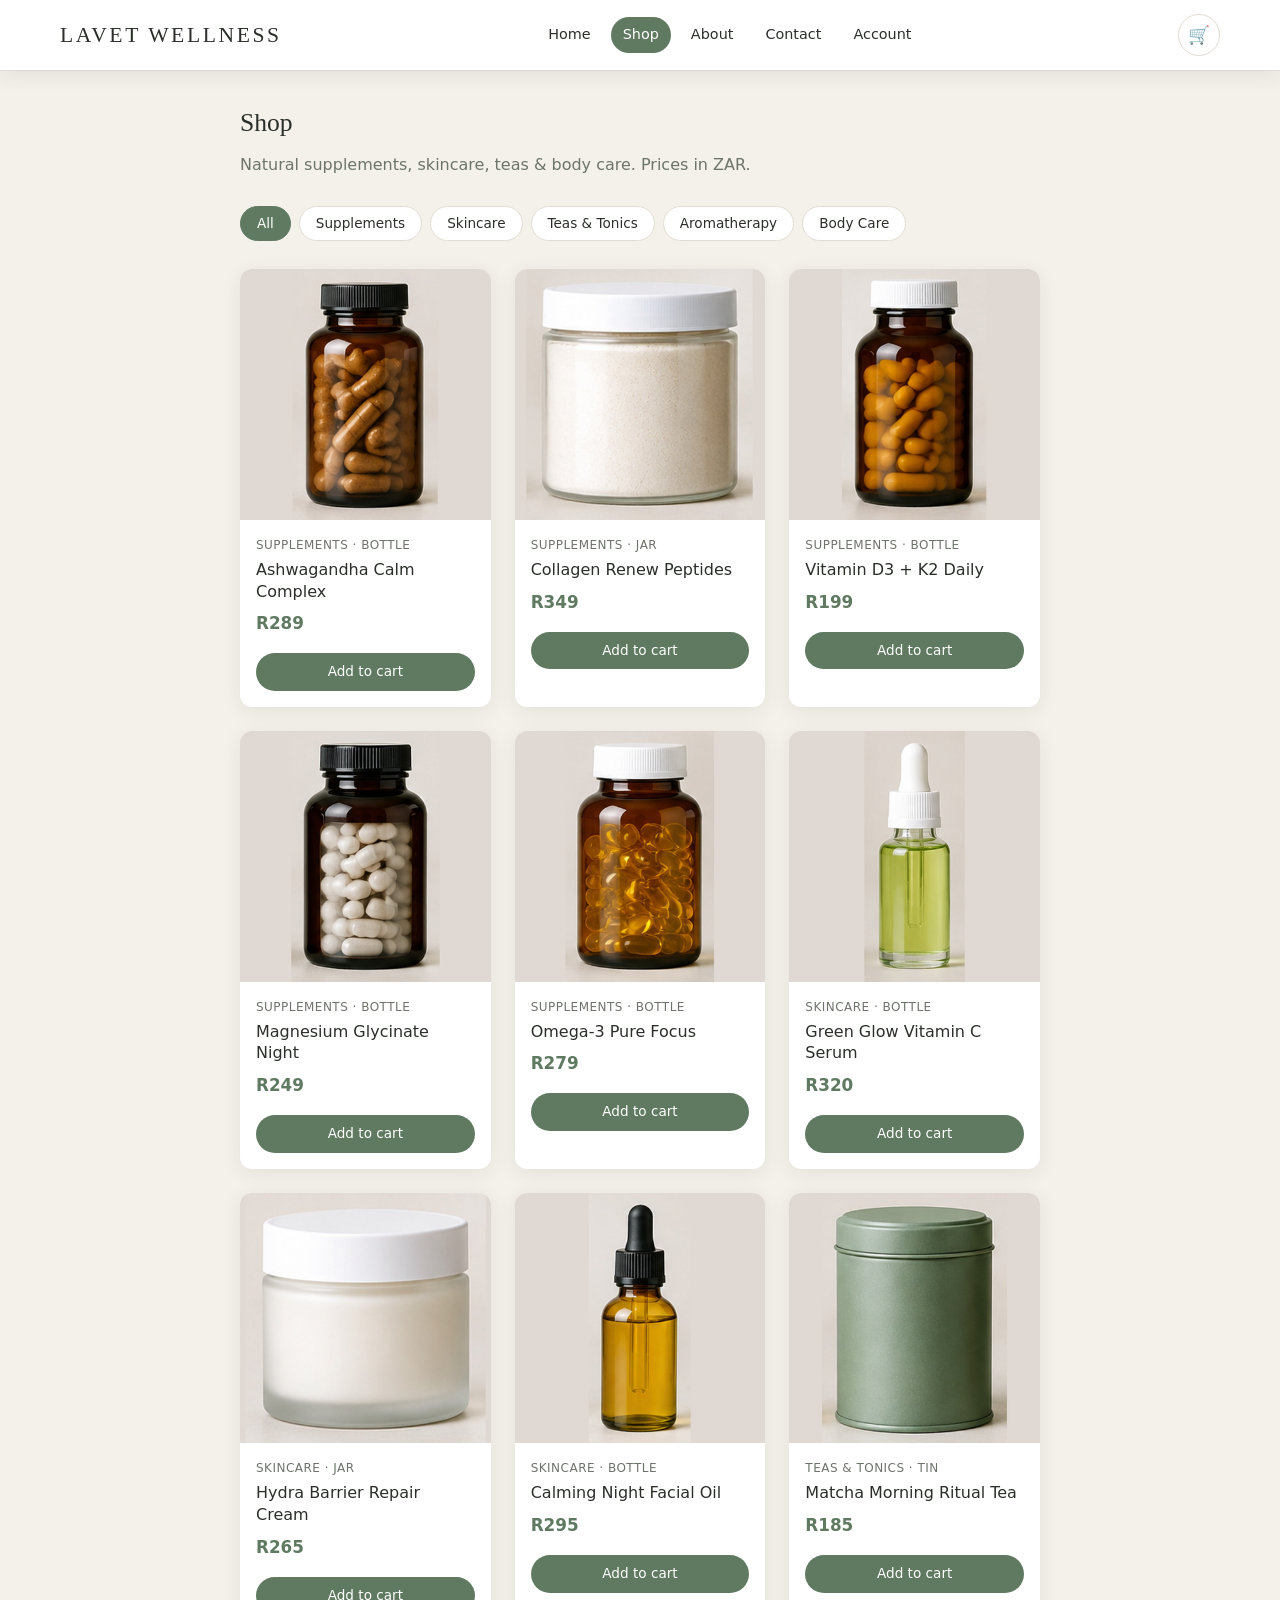
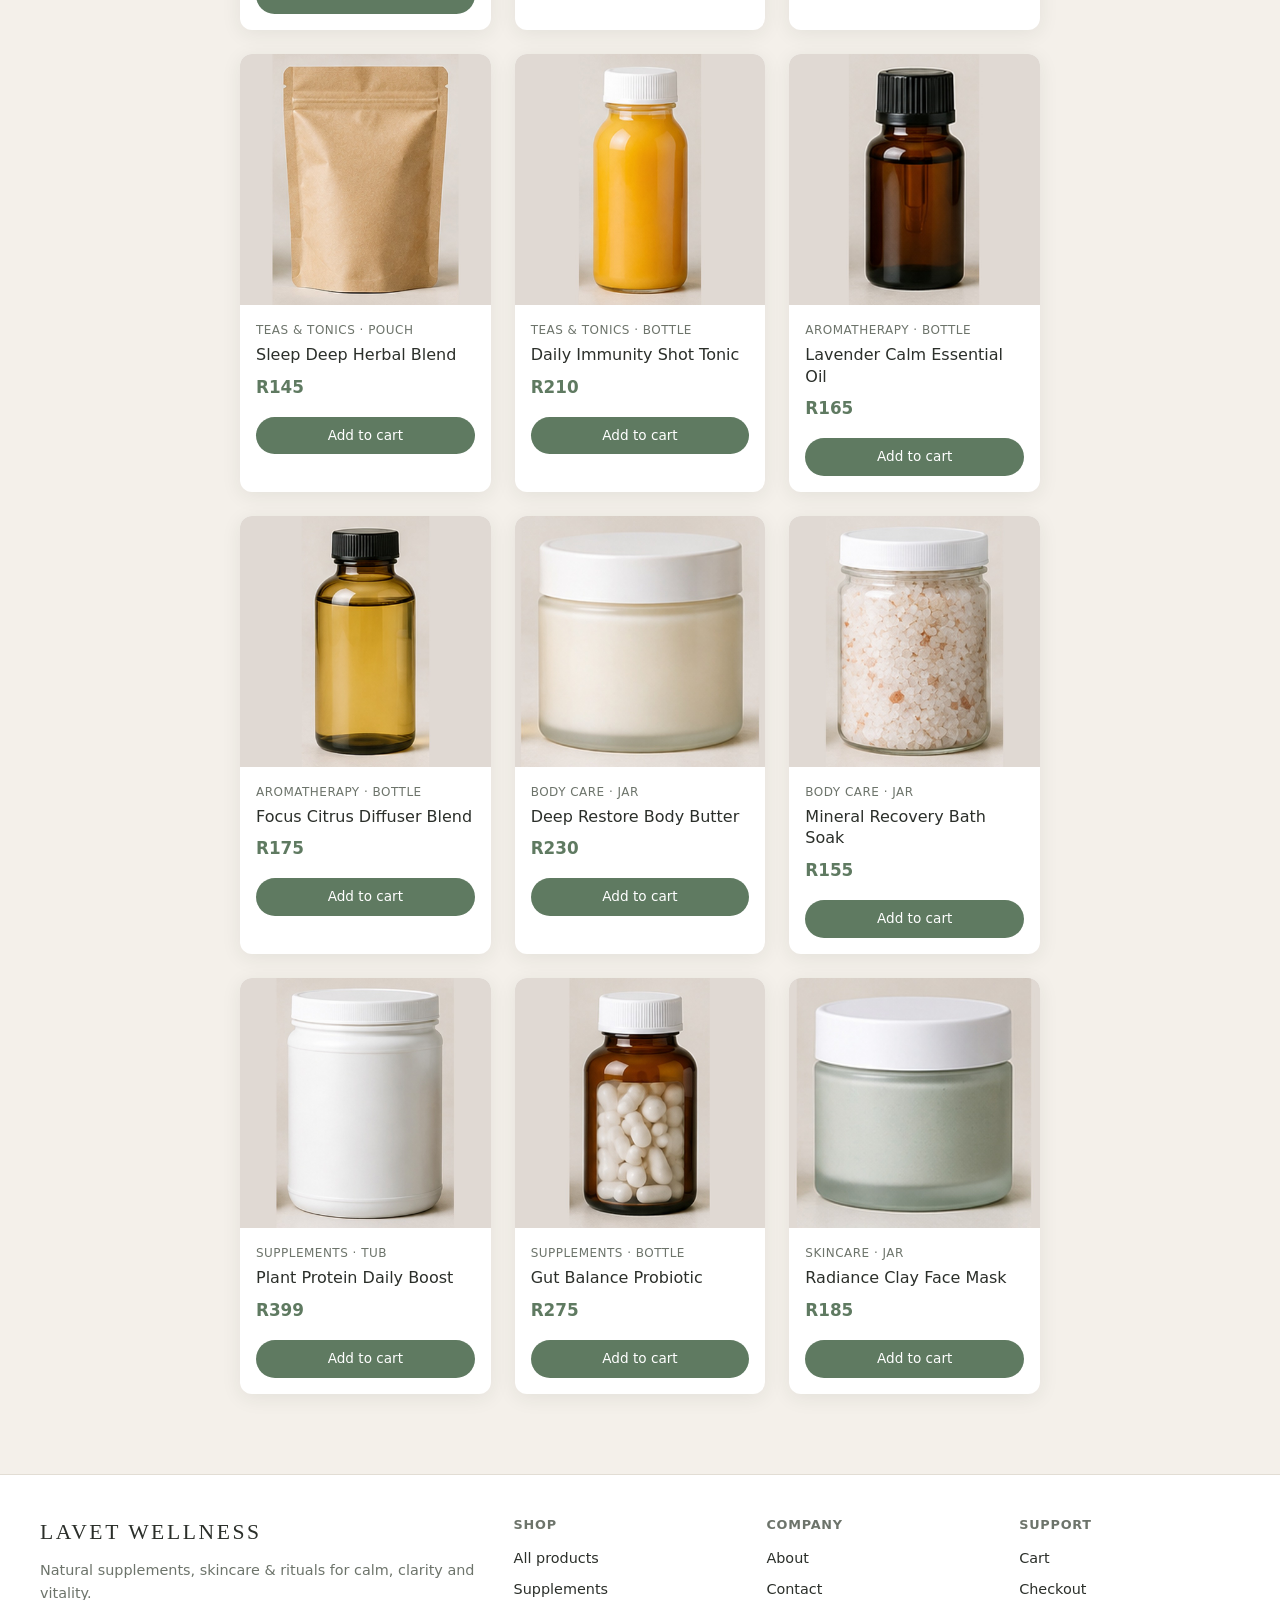
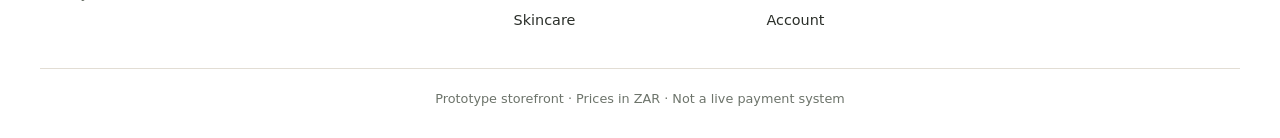
<file: products.html>
<!DOCTYPE html>
<html lang="en">
<head>
  <meta charset="utf-8">
  <meta name="viewport" content="width=device-width, initial-scale=1">
  <title>Shop — Lavet Wellness</title>
  <link rel="stylesheet" href="css/styles.css">
</head>
<body>
  <header class="site-header">
    <div class="header-inner">
      <a href="index.html" class="logo">LAVET WELLNESS</a>
      <nav class="nav-links">
        <a href="index.html">Home</a>
        <a href="products.html" class="active">Shop</a>
        <a href="about.html">About</a>
        <a href="contact.html">Contact</a>
        <a href="account.html">Account</a>
      </nav>
      <div class="header-actions">
        <a href="cart.html" class="icon-btn" aria-label="Cart">
          🛒
          <span id="cart-count">0</span>
        </a>
      </div>
    </div>
  </header>

  <main class="container">
    <h1 class="section-title">Shop</h1>
    <p class="section-sub">Natural supplements, skincare, teas & body care. Prices in ZAR.</p>

    <div class="filters" id="filters"></div>
    <div class="product-grid" id="grid"></div>
  </main>

  <footer class="site-footer">
    <div class="footer-inner">
      <div class="footer-brand">
        <a href="index.html" class="logo">LAVET WELLNESS</a>
        <p>Natural supplements, skincare & rituals for calm, clarity and vitality.</p>
      </div>
      <div class="footer-col">
        <h4>Shop</h4>
        <a href="products.html">All products</a>
        <a href="products.html?cat=Supplements">Supplements</a>
        <a href="products.html?cat=Skincare">Skincare</a>
      </div>
      <div class="footer-col">
        <h4>Company</h4>
        <a href="about.html">About</a>
        <a href="contact.html">Contact</a>
        <a href="account.html">Account</a>
      </div>
      <div class="footer-col">
        <h4>Support</h4>
        <a href="cart.html">Cart</a>
        <a href="checkout.html">Checkout</a>
      </div>
    </div>
    <div class="footer-bottom">Prototype storefront · Prices in ZAR · Not a live payment system</div>
  </footer>

  <script src="js/products.js"></script>
  <script src="js/cart.js"></script>
  <script>
    const params = new URLSearchParams(location.search);
    let currentCat = params.get('cat') || 'All';

    const filtersEl = document.getElementById('filters');
    const grid = document.getElementById('grid');

    function render() {
      filtersEl.innerHTML = '';
      CATEGORIES.forEach(c => {
        const btn = document.createElement('button');
        btn.className = 'filter-btn' + (c === currentCat ? ' active' : '');
        btn.textContent = c;
        btn.onclick = () => {
          currentCat = c;
          history.replaceState(null, '', c === 'All' ? 'products.html' : `products.html?cat=${encodeURIComponent(c)}`);
          render();
        };
        filtersEl.appendChild(btn);
      });

      const list = currentCat === 'All' ? PRODUCTS : PRODUCTS.filter(p => p.cat === currentCat);
      grid.innerHTML = list.map(p => `
        <article class="product-card">
          <a href="product.html?id=${p.id}">
            <img src="images/products/${p.img}.jpg" alt="${p.name}" loading="lazy">
            <div class="info">
              <span class="cat">${p.cat} · ${p.unit}</span>
              <h3>${p.name}</h3>
              <span class="price">R${p.price}</span>
            </div>
          </a>
          <div class="actions">
            <button class="btn btn-primary btn-sm btn-block" onclick="addToCart(${p.id})">Add to cart</button>
          </div>
        </article>
      `).join('');
    }
    render();
  </script>
</body>
</html>
</file>
<file: css/styles.css>
:root {
  --bg: #f4f0ea;
  --card: #ffffff;
  --ink: #2b2f2a;
  --mute: #6d746b;
  --accent: #5f7a61;
  --accent-dark: #4a6350;
  --border: #e2ddd4;
  --success: #4a7c59;
  --radius: 12px;
  --shadow: 0 4px 20px rgba(43, 47, 42, 0.08);
  --font: "Segoe UI", system-ui, -apple-system, sans-serif;
  --serif: Georgia, "Times New Roman", serif;
}

@media (prefers-color-scheme: dark) {
  :root {
    --bg: #1c201c;
    --card: #262b26;
    --ink: #eee9e0;
    --mute: #a3aa9f;
    --accent: #9db89f;
    --accent-dark: #7a9a7c;
    --border: #3a413a;
    --shadow: 0 4px 20px rgba(0, 0, 0, 0.3);
  }
}

* { box-sizing: border-box; margin: 0; padding: 0; }

body {
  background: var(--bg);
  color: var(--ink);
  font-family: var(--font);
  line-height: 1.6;
  min-height: 100vh;
  display: flex;
  flex-direction: column;
}

a { color: var(--accent); text-decoration: none; }
a:hover { text-decoration: underline; }

img { max-width: 100%; display: block; }

/* Header & Nav */
.site-header {
  background: var(--card);
  border-bottom: 1px solid var(--border);
  position: sticky;
  top: 0;
  z-index: 100;
  box-shadow: var(--shadow);
}

.header-inner {
  max-width: 1200px;
  margin: 0 auto;
  padding: 14px 20px;
  display: flex;
  align-items: center;
  justify-content: space-between;
  gap: 16px;
}

.logo {
  font-family: var(--serif);
  font-size: 1.35rem;
  font-weight: 400;
  letter-spacing: 0.12em;
  color: var(--ink);
  text-decoration: none;
}
.logo:hover { text-decoration: none; color: var(--accent); }

.nav-links {
  display: flex;
  gap: 8px;
  flex-wrap: wrap;
  align-items: center;
}

.nav-links a {
  color: var(--ink);
  font-size: 0.9rem;
  padding: 6px 12px;
  border-radius: 99px;
  text-decoration: none;
  transition: background 0.15s, color 0.15s;
}
.nav-links a:hover,
.nav-links a.active {
  background: var(--accent);
  color: #fff;
  text-decoration: none;
}

.header-actions {
  display: flex;
  align-items: center;
  gap: 12px;
}

.icon-btn {
  position: relative;
  background: none;
  border: 1px solid var(--border);
  width: 42px;
  height: 42px;
  border-radius: 50%;
  display: flex;
  align-items: center;
  justify-content: center;
  cursor: pointer;
  color: var(--ink);
  font-size: 1.1rem;
  transition: border-color 0.15s, background 0.15s;
}
.icon-btn:hover { border-color: var(--accent); background: var(--bg); }

#cart-count {
  position: absolute;
  top: -4px;
  right: -4px;
  background: var(--accent);
  color: #fff;
  font-size: 0.7rem;
  font-weight: 600;
  min-width: 18px;
  height: 18px;
  border-radius: 99px;
  display: none;
  align-items: center;
  justify-content: center;
  padding: 0 4px;
}

/* Main */
main { flex: 1; }

.container {
  max-width: 1200px;
  margin: 0 auto;
  padding: 32px 20px;
}

/* Hero */
.hero {
  background: linear-gradient(135deg, var(--card) 0%, var(--bg) 100%);
  padding: 64px 20px 56px;
  text-align: center;
  border-bottom: 1px solid var(--border);
}
.hero h1 {
  font-family: var(--serif);
  font-weight: 400;
  font-size: clamp(2rem, 5vw, 3rem);
  letter-spacing: 0.08em;
  margin-bottom: 12px;
}
.hero p {
  color: var(--mute);
  font-size: 1.15rem;
  max-width: 520px;
  margin: 0 auto 28px;
}
.hero-ctas {
  display: flex;
  gap: 12px;
  justify-content: center;
  flex-wrap: wrap;
}

/* Buttons */
.btn {
  display: inline-flex;
  align-items: center;
  justify-content: center;
  gap: 8px;
  padding: 12px 24px;
  border-radius: 99px;
  font: inherit;
  font-size: 0.95rem;
  font-weight: 500;
  cursor: pointer;
  border: none;
  transition: background 0.15s, transform 0.1s, box-shadow 0.15s;
  text-decoration: none;
}
.btn:hover { text-decoration: none; transform: translateY(-1px); }
.btn-primary {
  background: var(--accent);
  color: #fff;
}
.btn-primary:hover { background: var(--accent-dark); color: #fff; }
.btn-outline {
  background: transparent;
  border: 1.5px solid var(--accent);
  color: var(--ink);
}
.btn-outline:hover { background: var(--accent); color: #fff; }
.btn-ghost {
  background: transparent;
  color: var(--mute);
  border: 1px solid var(--border);
}
.btn-sm { padding: 8px 16px; font-size: 0.85rem; }
.btn-block { width: 100%; }

/* Product grid */
.section-title {
  font-family: var(--serif);
  font-weight: 400;
  font-size: 1.6rem;
  margin-bottom: 8px;
}
.section-sub { color: var(--mute); margin-bottom: 28px; }

.filters {
  display: flex;
  flex-wrap: wrap;
  gap: 8px;
  margin-bottom: 28px;
}
.filter-btn {
  font: inherit;
  font-size: 0.85rem;
  padding: 6px 16px;
  border-radius: 99px;
  border: 1px solid var(--border);
  background: var(--card);
  color: var(--ink);
  cursor: pointer;
  transition: all 0.15s;
}
.filter-btn:hover,
.filter-btn.active {
  background: var(--accent);
  color: #fff;
  border-color: var(--accent);
}

.product-grid {
  display: grid;
  grid-template-columns: repeat(auto-fill, minmax(240px, 1fr));
  gap: 24px;
}

.product-card {
  background: var(--card);
  border-radius: var(--radius);
  overflow: hidden;
  box-shadow: var(--shadow);
  transition: transform 0.2s, box-shadow 0.2s;
  display: flex;
  flex-direction: column;
}
.product-card:hover {
  transform: translateY(-4px);
  box-shadow: 0 8px 28px rgba(43, 47, 42, 0.12);
}
.product-card a { color: inherit; text-decoration: none; }
.product-card img {
  width: 100%;
  aspect-ratio: 1;
  object-fit: cover;
  background: var(--bg);
}
.product-card .info {
  padding: 16px;
  flex: 1;
  display: flex;
  flex-direction: column;
}
.product-card .cat {
  font-size: 0.75rem;
  color: var(--mute);
  text-transform: uppercase;
  letter-spacing: 0.04em;
}
.product-card h3 {
  font-size: 1rem;
  font-weight: 500;
  margin: 4px 0 8px;
  line-height: 1.35;
}
.product-card .price {
  color: var(--accent);
  font-weight: 600;
  font-size: 1.05rem;
  margin-top: auto;
}
.product-card .actions {
  padding: 0 16px 16px;
  display: flex;
  gap: 8px;
}

/* Product detail */
.product-detail {
  display: grid;
  grid-template-columns: 1fr 1fr;
  gap: 48px;
  align-items: start;
}
@media (max-width: 768px) {
  .product-detail { grid-template-columns: 1fr; gap: 24px; }
}
.product-detail img {
  width: 100%;
  border-radius: var(--radius);
  aspect-ratio: 1;
  object-fit: cover;
  background: var(--card);
}
.product-detail .meta { color: var(--mute); font-size: 0.9rem; margin-bottom: 8px; }
.product-detail h1 {
  font-family: var(--serif);
  font-weight: 400;
  font-size: 1.8rem;
  margin-bottom: 12px;
}
.product-detail .price-lg {
  font-size: 1.5rem;
  color: var(--accent);
  font-weight: 600;
  margin-bottom: 16px;
}
.product-detail .desc {
  color: var(--mute);
  margin-bottom: 24px;
  line-height: 1.7;
}
.qty-row {
  display: flex;
  align-items: center;
  gap: 12px;
  margin-bottom: 20px;
}
.qty-row label { font-size: 0.9rem; color: var(--mute); }
.qty-control {
  display: flex;
  align-items: center;
  border: 1px solid var(--border);
  border-radius: 8px;
  overflow: hidden;
}
.qty-control button {
  width: 36px;
  height: 36px;
  border: none;
  background: var(--bg);
  color: var(--ink);
  cursor: pointer;
  font-size: 1.1rem;
}
.qty-control input {
  width: 48px;
  height: 36px;
  border: none;
  text-align: center;
  font: inherit;
  background: var(--card);
  color: var(--ink);
}

/* Cart */
.cart-table {
  width: 100%;
  border-collapse: collapse;
  background: var(--card);
  border-radius: var(--radius);
  overflow: hidden;
  box-shadow: var(--shadow);
}
.cart-table th,
.cart-table td {
  padding: 16px;
  text-align: left;
  border-bottom: 1px solid var(--border);
}
.cart-table th {
  background: var(--bg);
  font-size: 0.8rem;
  text-transform: uppercase;
  letter-spacing: 0.04em;
  color: var(--mute);
  font-weight: 500;
}
.cart-item-info {
  display: flex;
  align-items: center;
  gap: 14px;
}
.cart-item-info img {
  width: 64px;
  height: 64px;
  object-fit: cover;
  border-radius: 8px;
}
.cart-summary {
  margin-top: 28px;
  background: var(--card);
  border-radius: var(--radius);
  padding: 24px;
  box-shadow: var(--shadow);
  max-width: 360px;
  margin-left: auto;
}
.cart-summary .row {
  display: flex;
  justify-content: space-between;
  margin-bottom: 10px;
}
.cart-summary .total {
  font-size: 1.2rem;
  font-weight: 600;
  border-top: 1px solid var(--border);
  padding-top: 12px;
  margin-top: 8px;
}

.empty-state {
  text-align: center;
  padding: 60px 20px;
  color: var(--mute);
}
.empty-state h2 { color: var(--ink); margin-bottom: 8px; }

/* Forms */
.form-card {
  background: var(--card);
  border-radius: var(--radius);
  padding: 32px;
  box-shadow: var(--shadow);
  max-width: 480px;
  margin: 0 auto;
}
.form-group {
  margin-bottom: 18px;
}
.form-group label {
  display: block;
  font-size: 0.85rem;
  color: var(--mute);
  margin-bottom: 6px;
}
.form-group input,
.form-group textarea,
.form-group select {
  width: 100%;
  padding: 12px 14px;
  border: 1px solid var(--border);
  border-radius: 8px;
  font: inherit;
  background: var(--bg);
  color: var(--ink);
}
.form-group input:focus,
.form-group textarea:focus {
  outline: none;
  border-color: var(--accent);
}
.form-group textarea { min-height: 120px; resize: vertical; }

/* Account placeholders */
.account-grid {
  display: grid;
  grid-template-columns: repeat(auto-fit, minmax(280px, 1fr));
  gap: 24px;
}
.account-card {
  background: var(--card);
  border-radius: var(--radius);
  padding: 28px;
  box-shadow: var(--shadow);
  text-align: center;
}
.account-card h3 { margin-bottom: 8px; }
.account-card p { color: var(--mute); font-size: 0.9rem; margin-bottom: 16px; }
.badge-proto {
  display: inline-block;
  background: var(--bg);
  color: var(--mute);
  font-size: 0.7rem;
  padding: 3px 10px;
  border-radius: 99px;
  margin-bottom: 12px;
  letter-spacing: 0.03em;
}

/* Checkout / Prototype notice */
.proto-notice {
  background: #fef6e8;
  border: 1px solid #e8d5a3;
  color: #6b5a2a;
  padding: 16px 20px;
  border-radius: var(--radius);
  margin-bottom: 24px;
  font-size: 0.95rem;
}
@media (prefers-color-scheme: dark) {
  .proto-notice {
    background: #2a2618;
    border-color: #5a4e2a;
    color: #d4c08a;
  }
}

.success-box {
  text-align: center;
  padding: 48px 24px;
  background: var(--card);
  border-radius: var(--radius);
  box-shadow: var(--shadow);
  max-width: 520px;
  margin: 40px auto;
}
.success-box .icon {
  font-size: 3rem;
  margin-bottom: 16px;
}
.success-box h2 { margin-bottom: 12px; }
.success-box p { color: var(--mute); margin-bottom: 24px; }

/* About / Contact */
.content-block {
  max-width: 720px;
  margin: 0 auto;
}
.content-block h2 {
  font-family: var(--serif);
  font-weight: 400;
  margin: 28px 0 12px;
}
.content-block p { color: var(--mute); margin-bottom: 16px; }

.values-grid {
  display: grid;
  grid-template-columns: repeat(auto-fit, minmax(200px, 1fr));
  gap: 20px;
  margin-top: 32px;
}
.value-card {
  background: var(--card);
  padding: 24px;
  border-radius: var(--radius);
  box-shadow: var(--shadow);
  text-align: center;
}
.value-card .icon { font-size: 1.8rem; margin-bottom: 10px; }
.value-card h3 { font-size: 1.05rem; margin-bottom: 6px; }
.value-card p { font-size: 0.9rem; color: var(--mute); }

/* Onboarding overlay */
.onboard-overlay {
  position: fixed;
  inset: 0;
  background: rgba(28, 32, 28, 0.7);
  z-index: 200;
  display: flex;
  align-items: center;
  justify-content: center;
  padding: 20px;
  opacity: 0;
  pointer-events: none;
  transition: opacity 0.3s;
}
.onboard-overlay.show {
  opacity: 1;
  pointer-events: auto;
}
.onboard-card {
  background: var(--card);
  border-radius: 16px;
  padding: 36px 32px;
  max-width: 440px;
  width: 100%;
  text-align: center;
  box-shadow: 0 20px 60px rgba(0,0,0,0.25);
}
.onboard-card h2 {
  font-family: var(--serif);
  font-weight: 400;
  margin-bottom: 12px;
}
.onboard-card p { color: var(--mute); margin-bottom: 24px; }
.onboard-steps {
  text-align: left;
  margin-bottom: 28px;
  font-size: 0.95rem;
}
.onboard-steps li { margin-bottom: 8px; color: var(--ink); }

/* Toast */
.toast {
  position: fixed;
  bottom: 28px;
  left: 50%;
  transform: translateX(-50%) translateY(80px);
  background: var(--ink);
  color: var(--bg);
  padding: 12px 24px;
  border-radius: 99px;
  font-size: 0.9rem;
  z-index: 300;
  opacity: 0;
  transition: transform 0.3s, opacity 0.3s;
  pointer-events: none;
}
.toast.show {
  transform: translateX(-50%) translateY(0);
  opacity: 1;
}

/* Footer */
.site-footer {
  background: var(--card);
  border-top: 1px solid var(--border);
  padding: 40px 20px 28px;
  margin-top: 48px;
}
.footer-inner {
  max-width: 1200px;
  margin: 0 auto;
  display: grid;
  grid-template-columns: 2fr 1fr 1fr 1fr;
  gap: 32px;
}
@media (max-width: 768px) {
  .footer-inner { grid-template-columns: 1fr 1fr; }
}
@media (max-width: 480px) {
  .footer-inner { grid-template-columns: 1fr; }
}
.footer-brand .logo { margin-bottom: 10px; display: inline-block; }
.footer-brand p { color: var(--mute); font-size: 0.9rem; }
.footer-col h4 {
  font-size: 0.8rem;
  text-transform: uppercase;
  letter-spacing: 0.06em;
  color: var(--mute);
  margin-bottom: 12px;
}
.footer-col a {
  display: block;
  color: var(--ink);
  font-size: 0.9rem;
  margin-bottom: 8px;
  text-decoration: none;
}
.footer-col a:hover { color: var(--accent); }
.footer-bottom {
  max-width: 1200px;
  margin: 28px auto 0;
  padding-top: 20px;
  border-top: 1px solid var(--border);
  text-align: center;
  color: var(--mute);
  font-size: 0.8rem;
}

/* Utility */
.text-center { text-align: center; }
.mt-24 { margin-top: 24px; }
.mb-16 { margin-bottom: 16px; }
.sr-only {
  position: absolute;
  width: 1px;
  height: 1px;
  padding: 0;
  margin: -1px;
  overflow: hidden;
  clip: rect(0,0,0,0);
  border: 0;
}

/* ==========================================================
   Neon product stage (hero) + neon loading overlay
   The stage is intentionally dark in both light and dark mode:
   neon only reads against black.
   ========================================================== */
.hero-split { text-align: left; padding: 48px 20px; }
.hero-split .hero-inner {
  max-width: 1200px;
  margin: 0 auto;
  display: grid;
  grid-template-columns: minmax(0, 0.9fr) minmax(0, 1.1fr);
  gap: 40px;
  align-items: center;
}
.hero-split .hero-copy p { margin: 0 0 28px; max-width: 460px; }
.hero-split .hero-ctas { justify-content: flex-start; }

.neon-stage {
  --neon-core: #ffecaa;
  --neon-glow: #ffaa1e;
  position: relative;
  height: clamp(380px, 44vw, 560px);
  border-radius: 20px;
  overflow: hidden;
  background: radial-gradient(ellipse at 50% 38%, #1d170a 0%, #0d0b07 58%, #070605 100%);
  border: 1px solid rgba(255, 190, 70, 0.22);
  box-shadow: 0 20px 60px rgba(0, 0, 0, 0.35), inset 0 0 80px rgba(255, 170, 30, 0.06);
  transition: border-color 0.4s, box-shadow 0.4s, background 0.4s;
}
.neon-stage[data-palette="white"] {
  --neon-core: #ffffff;
  --neon-glow: #8ccdff;
  background: radial-gradient(ellipse at 50% 38%, #151a21 0%, #0a0d11 58%, #060709 100%);
  border-color: rgba(190, 225, 255, 0.24);
  box-shadow: 0 20px 60px rgba(0, 0, 0, 0.35), inset 0 0 80px rgba(140, 205, 255, 0.06);
}
.neon-stage canvas {
  position: absolute;
  inset: 0;
  width: 100%;
  height: 100%;
  display: block;
  cursor: grab;
  touch-action: pan-y; /* vertical page scroll still works; horizontal drag spins the bottle */
}
.neon-stage canvas.is-dragging { cursor: grabbing; }

.neon-hud {
  position: absolute;
  left: 16px; right: 16px; bottom: 14px;
  display: flex;
  align-items: center;
  justify-content: space-between;
  gap: 12px;
  pointer-events: none;
}
.neon-hint {
  font-size: 0.74rem;
  letter-spacing: 0.14em;
  text-transform: uppercase;
  color: rgba(255, 255, 255, 0.5);
}
.neon-toggle {
  display: inline-flex;
  gap: 4px;
  padding: 3px;
  border-radius: 99px;
  background: rgba(255, 255, 255, 0.07);
  border: 1px solid rgba(255, 255, 255, 0.12);
  backdrop-filter: blur(6px);
  pointer-events: auto;
}
.neon-toggle button {
  display: inline-flex;
  align-items: center;
  gap: 6px;
  font: inherit;
  font-size: 0.78rem;
  color: rgba(255, 255, 255, 0.65);
  background: transparent;
  border: 0;
  padding: 5px 12px;
  border-radius: 99px;
  cursor: pointer;
  transition: background 0.2s, color 0.2s;
}
.neon-toggle button[aria-pressed="true"] { background: rgba(255, 255, 255, 0.16); color: #fff; }
.neon-toggle button:focus-visible { outline: 2px solid #fff; outline-offset: 2px; }
.neon-toggle .sw { width: 9px; height: 9px; border-radius: 50%; display: inline-block; }
.neon-toggle .sw-gold { background: #ffc24a; box-shadow: 0 0 8px #ffaa1e; }
.neon-toggle .sw-white { background: #fff; box-shadow: 0 0 8px #8ccdff; }

/* Loading overlay */
.neon-loader {
  --neon-core: #ffecaa;
  --neon-glow: #ffaa1e;
  position: fixed;
  inset: 0;
  z-index: 9999;
  background: radial-gradient(ellipse at 50% 42%, #1b1509 0%, #0b0906 60%, #050403 100%);
  color: #fff;
  opacity: 1;
  visibility: visible;
  transition: opacity 0.8s ease, visibility 0s linear 0.8s;
}
.neon-loader[data-palette="white"] {
  --neon-core: #ffffff;
  --neon-glow: #8ccdff;
  background: radial-gradient(ellipse at 50% 42%, #141920 0%, #090b0f 60%, #040506 100%);
}
.neon-loader__canvas {
  position: absolute;
  left: 0; right: 0; top: 72px; bottom: 140px;
  width: 100%;
  height: calc(100% - 212px);
  transition: transform 0.9s ease;
}
.neon-loader__ui {
  position: absolute;
  inset: 0;
  display: flex;
  flex-direction: column;
  align-items: center;
  justify-content: space-between;
  padding: 7vh 24px 7vh;
  pointer-events: none;
}
.neon-loader__brand {
  font-family: var(--serif);
  letter-spacing: 0.42em;
  font-size: clamp(0.95rem, 2.4vw, 1.25rem);
  padding-left: 0.42em; /* optically centres tracked text */
  color: var(--neon-core);
  text-shadow: 0 0 14px var(--neon-glow), 0 0 32px var(--neon-glow);
}
.neon-loader__status {
  font-size: 0.74rem;
  letter-spacing: 0.24em;
  text-transform: uppercase;
  color: rgba(255, 255, 255, 0.55);
  margin-bottom: 14px;
  text-align: center;
}
.neon-loader__meter { display: flex; align-items: center; gap: 14px; width: min(340px, 78vw); }
.neon-loader__bar {
  flex: 1;
  height: 2px;
  background: rgba(255, 255, 255, 0.12);
  border-radius: 2px;
  overflow: hidden;
}
.neon-loader__bar span {
  display: block;
  height: 100%;
  background: var(--neon-core);
  box-shadow: 0 0 10px var(--neon-glow), 0 0 20px var(--neon-glow);
  transform-origin: left center;
  transform: scaleX(0);
}
.neon-loader__pct {
  min-width: 3.2ch;
  text-align: right;
  font-variant-numeric: tabular-nums;
  font-size: 0.82rem;
  letter-spacing: 0.08em;
  color: var(--neon-core);
}
.neon-loader__foot { display: flex; flex-direction: column; align-items: center; }
.neon-loader.is-done { opacity: 0; visibility: hidden; pointer-events: none; }
.neon-loader.is-done .neon-loader__canvas { transform: scale(1.08); }

html.is-loading, html.is-loading body { overflow: hidden; }
html.skip-loader .neon-loader { display: none; }

@media (max-width: 860px) {
  .hero-split .hero-inner { grid-template-columns: 1fr; gap: 28px; }
  .hero-split { text-align: center; padding: 36px 16px; }
  .hero-split .hero-copy p { margin: 0 auto 24px; }
  .hero-split .hero-ctas { justify-content: center; }
  .neon-stage { height: clamp(340px, 92vw, 460px); }
  .neon-hint { display: none; }
  .neon-hud { justify-content: center; }
}

@media (prefers-reduced-motion: reduce) {
  .neon-loader, .neon-loader__canvas, .neon-stage { transition-duration: 0.01s; }
}
</file>
